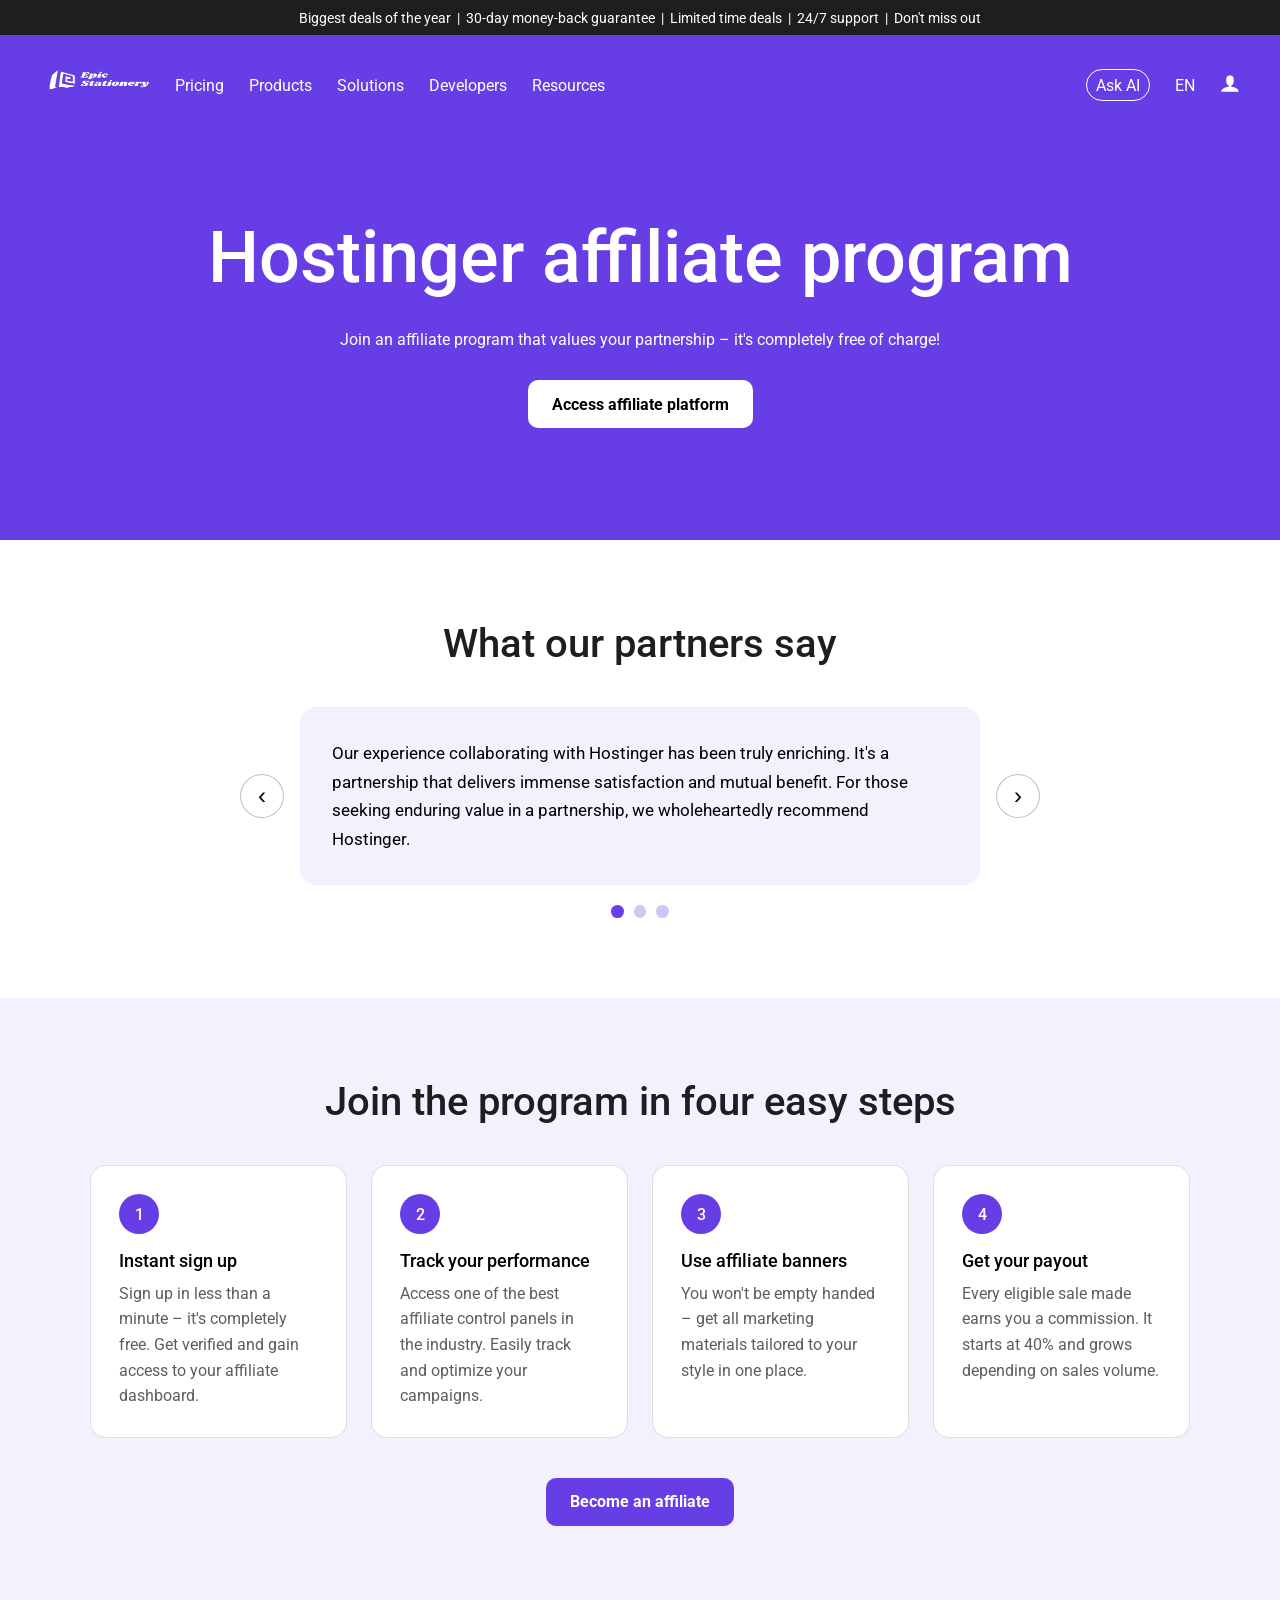
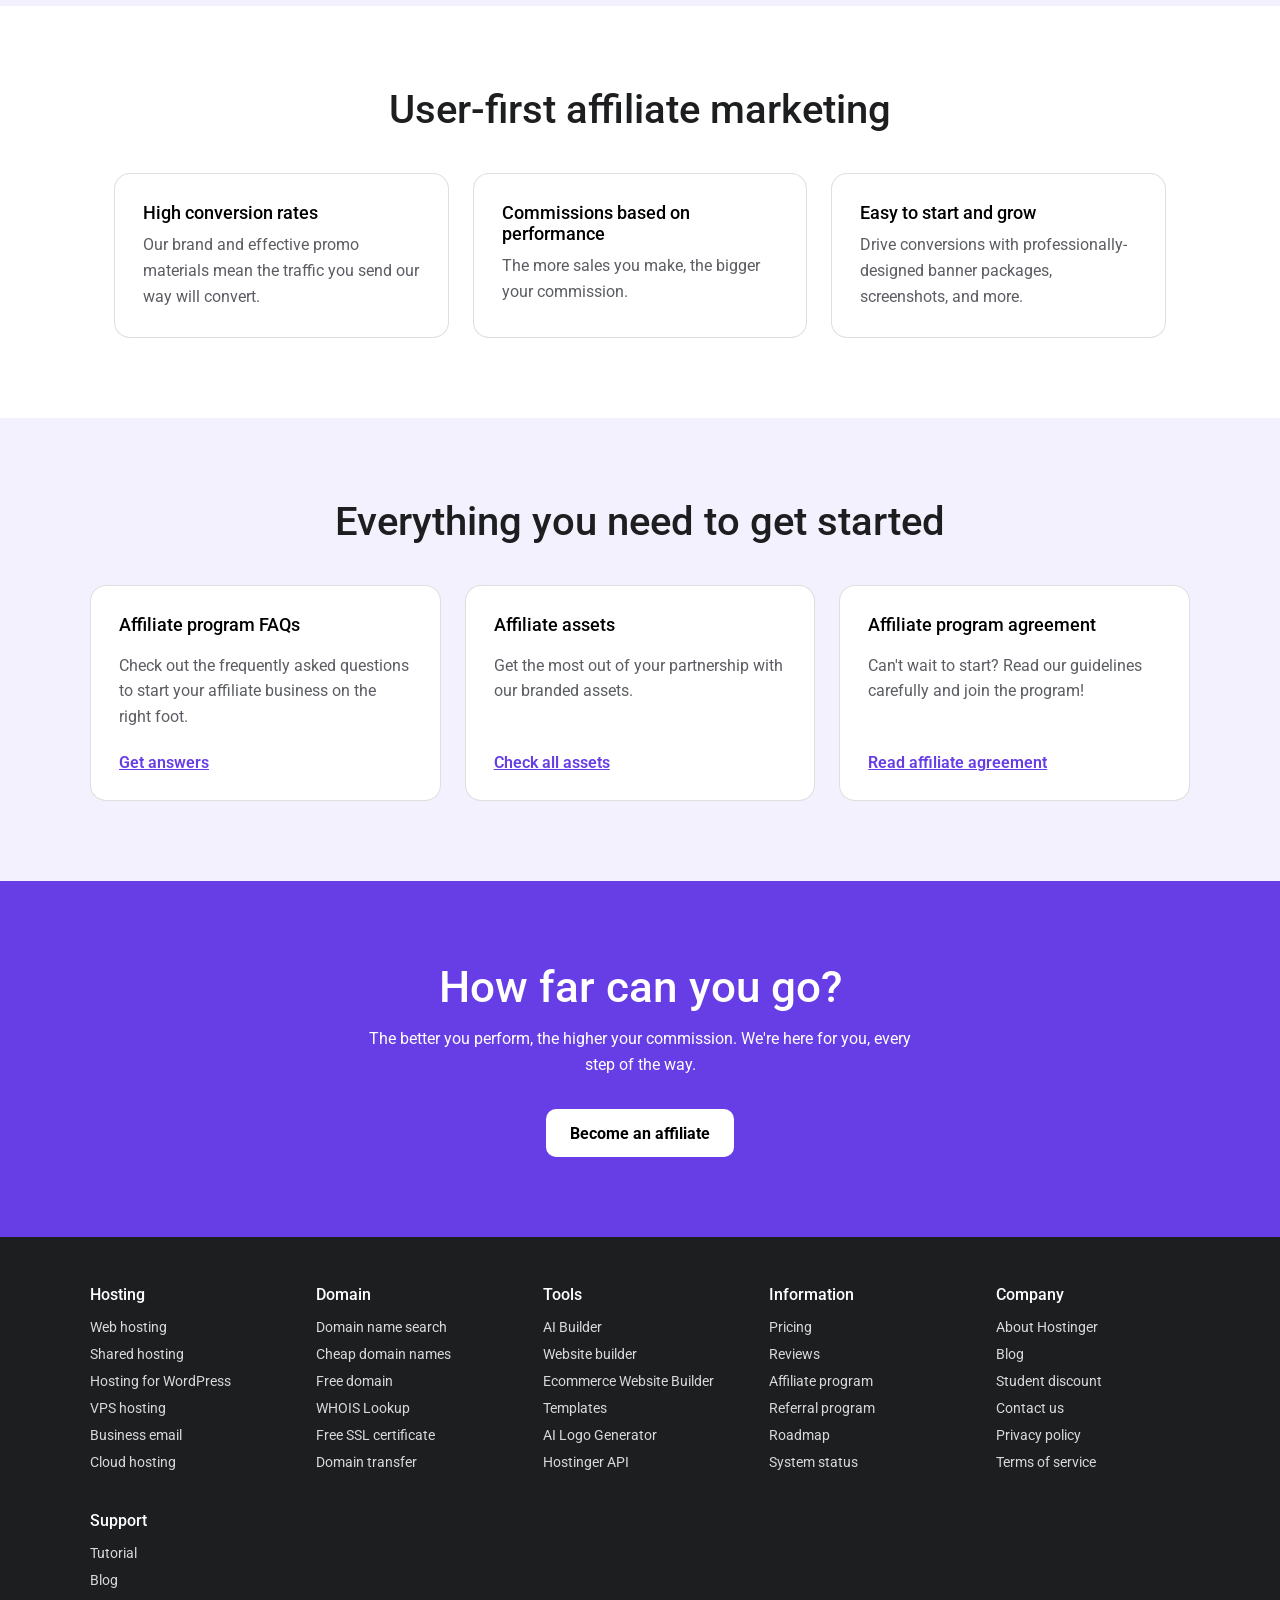
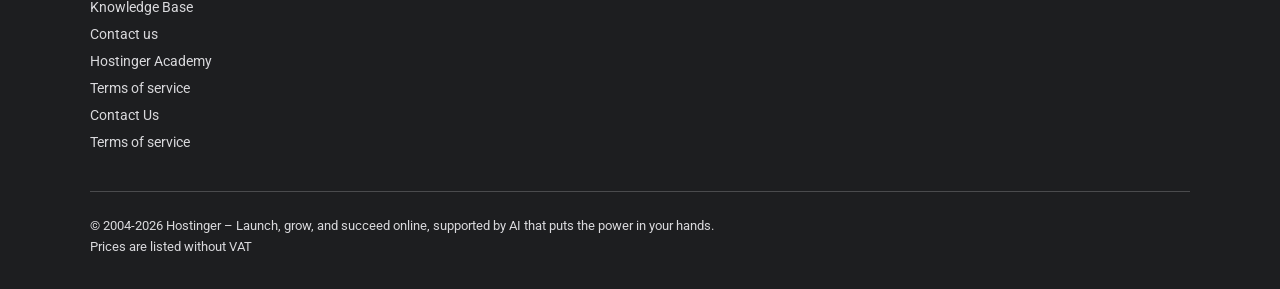
<file: affiliate.html>
<!doctype html>
<html lang="en">
  <head>
    <title>Affiliate Program | Replication Of Hostinger</title>
    <meta charset="UTF-8" />
    <meta name="viewport" content="width=device-width, initial-scale=1.0" />
    <meta name="description" content="Join an affiliate program that values your partnership. It is completely free of charge." />
    <link rel="stylesheet" href="/style.css" />
    <link rel="stylesheet" href="/affiliate.css" />
    <link rel="icon" href="Public/Images/favicon-logo.png" />
    <link rel="preconnect" href="https://fonts.googleapis.com" />
    <link rel="preconnect" href="https://fonts.gstatic.com" crossorigin />
    <link href="https://fonts.googleapis.com/css2?family=Roboto:ital,wght@0,100..900;1,100..900&display=swap" rel="stylesheet" />
  </head>

  <body>
    <!-- Promo banner -->
    <div class="aff-promo">
      <p>Biggest deals of the year &nbsp;|&nbsp; 30-day money-back guarantee &nbsp;|&nbsp; Limited time deals &nbsp;|&nbsp; 24/7 support &nbsp;|&nbsp; Don't miss out</p>
    </div>

    <!-- Header: same markup as index.html -->
    <header class="header">
      <div class="header-section-1">
        <img id="logoBlack" class="logo hidden" src="/Public/Images/Epic_logo_black.png" alt="Epic Logo Black" />
        <img id="logoWhite" class="logo" src="/Public/Images/Epic-logo-white.png" alt="Epic Logo White" />
        <nav class="header-nav sticky-text" aria-label="Main">
          <a href="https://www.hostinger.com/ng/pricing">Pricing</a>
          <a href="/products">Products</a>
          <a href="/solutions">Solutions</a>
          <a href="/developer">Developers</a>
          <a href="/resources">Resources</a>
        </nav>
      </div>
      <div class="header-section-2">
        <a class="Askai-btn" href="/ask-ai">Ask AI</a>
        <a class="lang" href="">EN</a>
        <a class="profile" href="/user-profile">
          <svg class="icon icon-user" aria-label="Profile" role="img"><use xlink:href="Public/symbol-defs.svg#icon-user"></use></svg>
        </a>
        <div class="menu"><svg class="icon icon-menu"><use xlink:href="Public/menu.svg"></use></svg></div>
      </div>
    </header>

    <main>
      <!-- Hero -->
      <section class="section-1 aff-hero" aria-labelledby="aff-title">
        <div class="section-1-content">
          <h1 id="aff-title" class="section-1-h2">Hostinger affiliate program</h1>
          <p class="section-1-contentp1">
            Join an affiliate program that values your partnership – it's completely free of charge!
          </p>
          <a class="aff-btn" href="#steps">Access affiliate platform</a>
        </div>
      </section>

      <!-- Testimonials -->
      <section class="aff-section" aria-labelledby="partners-title">
        <h2 id="partners-title" class="aff-title">What our partners say</h2>
        <div class="aff-slider" aria-roledescription="carousel" aria-label="Partner testimonials">
          <button class="aff-arrow" id="prevBtn" aria-label="Previous testimonial">&#8249;</button>
          <div class="aff-slides" aria-live="polite">
            <blockquote class="aff-slide">
              <p>Our experience collaborating with Hostinger has been truly enriching. It's a partnership that delivers immense satisfaction and mutual benefit. For those seeking enduring value in a partnership, we wholeheartedly recommend Hostinger.</p>
            </blockquote>
            <blockquote class="aff-slide" hidden>
              <p>Our partnership with Hostinger has been exceptional. They are not only reliable and professional but also incredibly warm and supportive. The commitment they show to delivering high-quality results in a timely manner is unmatched. Working with them has been an absolute pleasure.</p>
            </blockquote>
            <blockquote class="aff-slide" hidden>
              <p>Great conversion rates, timely payments and excellent support. This partnership has greatly contributed to our revenue generation.</p>
            </blockquote>
          </div>
          <button class="aff-arrow" id="nextBtn" aria-label="Next testimonial">&#8250;</button>
        </div>
        <div class="aff-dots" id="dots" role="group" aria-label="Choose testimonial"></div>
      </section>

      <!-- Four steps -->
      <section class="aff-section aff-soft" id="steps" aria-labelledby="steps-title">
        <h2 id="steps-title" class="aff-title">Join the program in four easy steps</h2>
        <ol class="aff-steps">
          <li class="aff-card">
            <span class="aff-step-num" aria-hidden="true">1</span>
            <h3>Instant sign up</h3>
            <p>Sign up in less than a minute – it's completely free. Get verified and gain access to your affiliate dashboard.</p>
          </li>
          <li class="aff-card">
            <span class="aff-step-num" aria-hidden="true">2</span>
            <h3>Track your performance</h3>
            <p>Access one of the best affiliate control panels in the industry. Easily track and optimize your campaigns.</p>
          </li>
          <li class="aff-card">
            <span class="aff-step-num" aria-hidden="true">3</span>
            <h3>Use affiliate banners</h3>
            <p>You won't be empty handed – get all marketing materials tailored to your style in one place.</p>
          </li>
          <li class="aff-card">
            <span class="aff-step-num" aria-hidden="true">4</span>
            <h3>Get your payout</h3>
            <p>Every eligible sale made earns you a commission. It starts at 40% and grows depending on sales volume.</p>
          </li>
        </ol>
        <p class="aff-center"><a class="aff-btn" href="#cta">Become an affiliate</a></p>
      </section>

      <!-- User-first marketing -->
      <section class="aff-section" aria-labelledby="userfirst-title">
        <h2 id="userfirst-title" class="aff-title">User-first affiliate marketing</h2>
        <div class="aff-grid3">
          <article class="aff-card">
            <h3>High conversion rates</h3>
            <p>Our brand and effective promo materials mean the traffic you send our way will convert.</p>
          </article>
          <article class="aff-card">
            <h3>Commissions based on performance</h3>
            <p>The more sales you make, the bigger your commission.</p>
          </article>
          <article class="aff-card">
            <h3>Easy to start and grow</h3>
            <p>Drive conversions with professionally-designed banner packages, screenshots, and more.</p>
          </article>
        </div>
      </section>

      <!-- FAQs, assets, agreement -->
      <section class="aff-section aff-soft" aria-labelledby="resources-title">
        <h2 id="resources-title" class="aff-title">Everything you need to get started</h2>
        <div class="aff-grid3">
          <article class="aff-card aff-link-card">
            <h3>Affiliate program FAQs</h3>
            <p>Check out the frequently asked questions to start your affiliate business on the right foot.</p>
            <a class="aff-link" href="#">Get answers</a>
          </article>
          <article class="aff-card aff-link-card">
            <h3>Affiliate assets</h3>
            <p>Get the most out of your partnership with our branded assets.</p>
            <a class="aff-link" href="#">Check all assets</a>
          </article>
          <article class="aff-card aff-link-card">
            <h3>Affiliate program agreement</h3>
            <p>Can't wait to start? Read our guidelines carefully and join the program!</p>
            <a class="aff-link" href="#">Read affiliate agreement</a>
          </article>
        </div>
      </section>

      <!-- Final CTA -->
      <section class="aff-join" id="cta" aria-labelledby="cta-title">
        <h2 id="cta-title">How far can you go?</h2>
        <p>The better you perform, the higher your commission. We're here for you, every step of the way.</p>
        <a class="aff-btn aff-btn-white" href="#">Become an affiliate</a>
      </section>
    </main>

    <footer class="aff-footer">
      <div class="aff-footer-cols">
        <nav aria-label="Hosting">
          <h3>Hosting</h3>
          <ul>
            <li><a href="#">Web hosting</a></li><li><a href="#">Shared hosting</a></li>
            <li><a href="#">Hosting for WordPress</a></li><li><a href="#">VPS hosting</a></li>
            <li><a href="#">Business email</a></li><li><a href="#">Cloud hosting</a></li>
          </ul>
        </nav>
        <nav aria-label="Domain">
          <h3>Domain</h3>
          <ul>
            <li><a href="#">Domain name search</a></li><li><a href="#">Cheap domain names</a></li>
            <li><a href="#">Free domain</a></li><li><a href="#">WHOIS Lookup</a></li>
            <li><a href="#">Free SSL certificate</a></li><li><a href="#">Domain transfer</a></li>
          </ul>
        </nav>
        <nav aria-label="Tools">
          <h3>Tools</h3>
          <ul>
            <li><a href="#">AI Builder</a></li><li><a href="#">Website builder</a></li>
            <li><a href="#">Ecommerce Website Builder</a></li><li><a href="#">Templates</a></li>
            <li><a href="#">AI Logo Generator</a></li><li><a href="#">Hostinger API</a></li>
          </ul>
        </nav>
        <nav aria-label="Information">
          <h3>Information</h3>
          <ul>
            <li><a href="https://www.hostinger.com/ng/pricing">Pricing</a></li><li><a href="#">Reviews</a></li>
            <li><a href="#">Affiliate program</a></li><li><a href="#">Referral program</a></li>
            <li><a href="#">Roadmap</a></li><li><a href="#">System status</a></li>
          </ul>
        </nav>
        <nav aria-label="Company">
          <h3>Company</h3>
          <ul>
            <li><a href="#">About Hostinger</a></li><li><a href="#">Blog</a></li>
            <li><a href="#">Student discount</a></li><li><a href="#">Contact us</a></li>
            <li><a href="#">Privacy policy</a></li><li><a href="#">Terms of service</a></li>
          </ul>
        </nav>
        <nav aria-label="Support">
          <h3>Support</h3>
          <ul>
            <li><a href="#">Tutorial</a></li><li><a href="#">Blog</a></li>
            <li><a href="#">Knowledge Base</a></li><li><a href="#">Contact us</a></li>
            <li><a href="#">Hostinger Academy</a></li><li><a href="#">Terms of service</a></li>
            <li><a href="#">Contact Us</a></li><li><a href="#">Terms of service</a></li>
          </ul>
        </nav>
      </div>
      <p class="aff-copy">© 2004-2026 Hostinger – Launch, grow, and succeed online, supported by AI that puts the power in your hands.<br />Prices are listed without VAT</p>
    </footer>

    <script src="/affiliate.js"></script>
  </body>
</html>
</file>
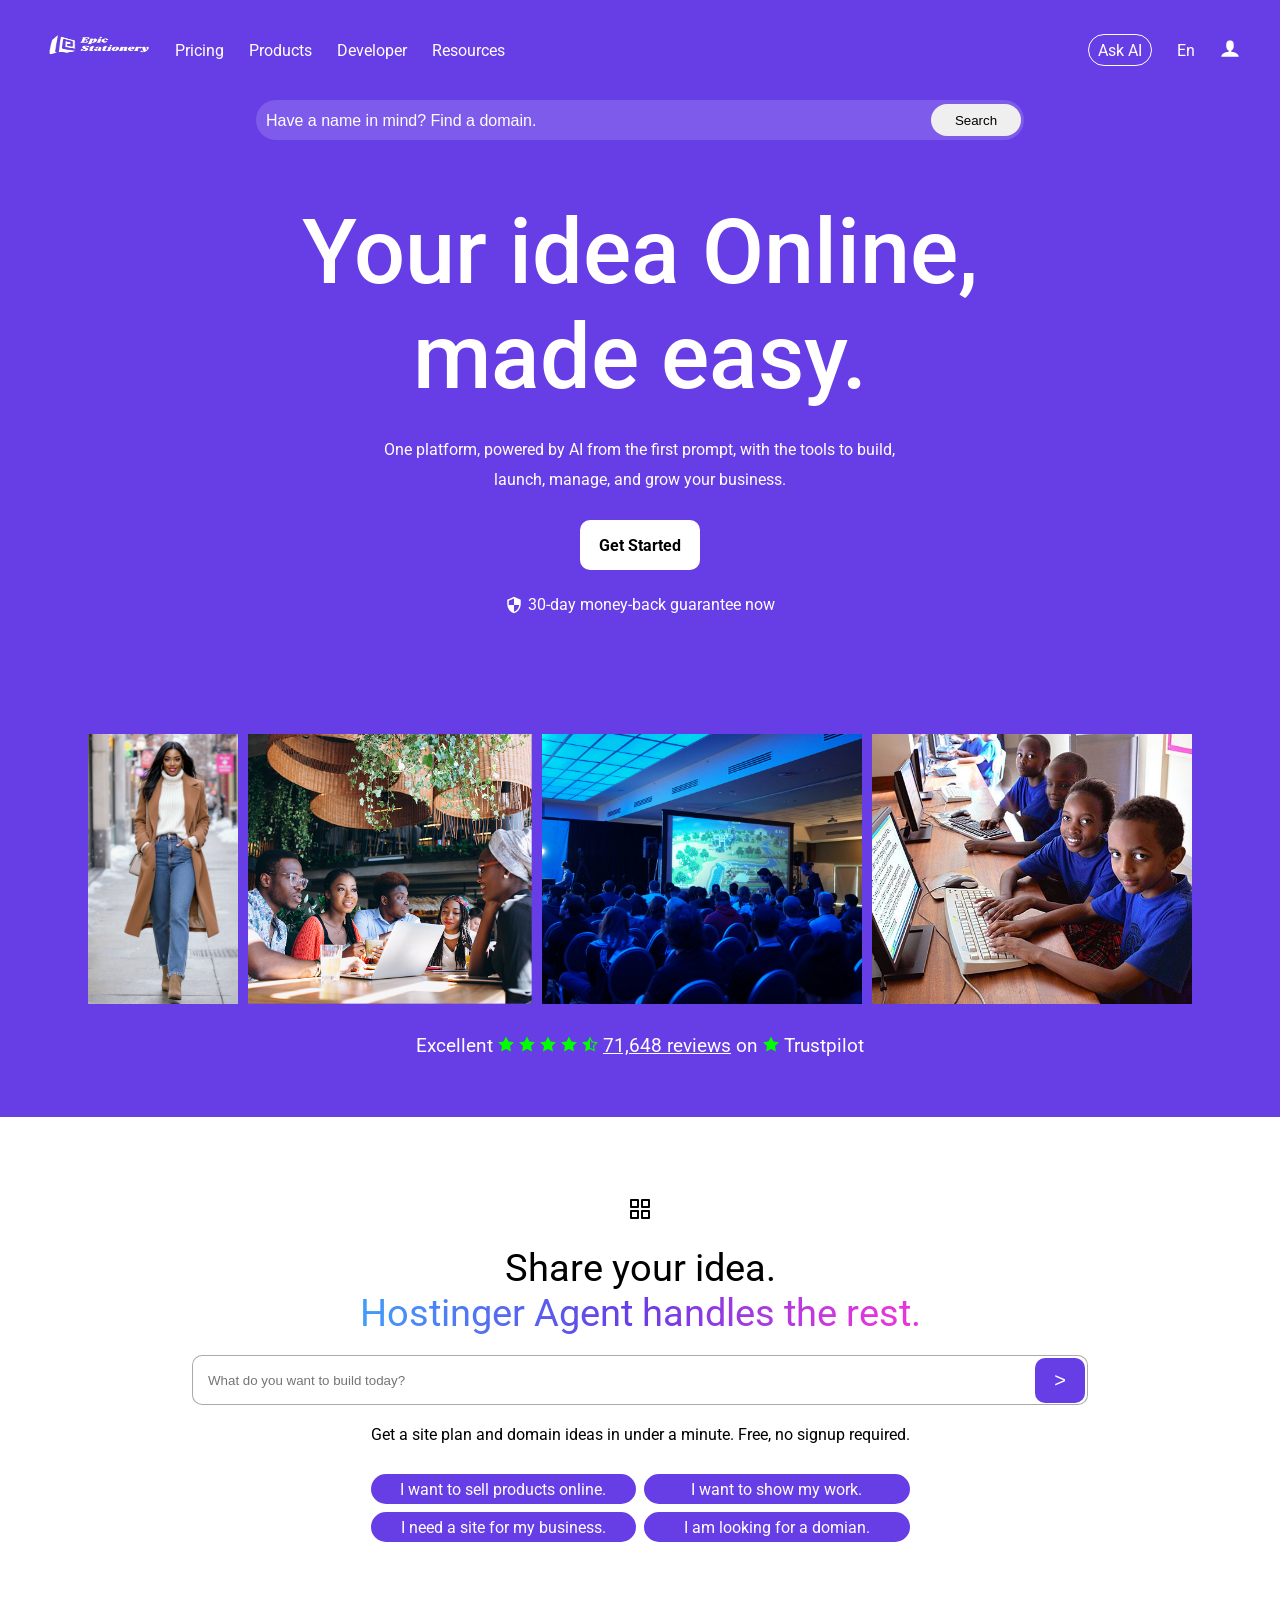
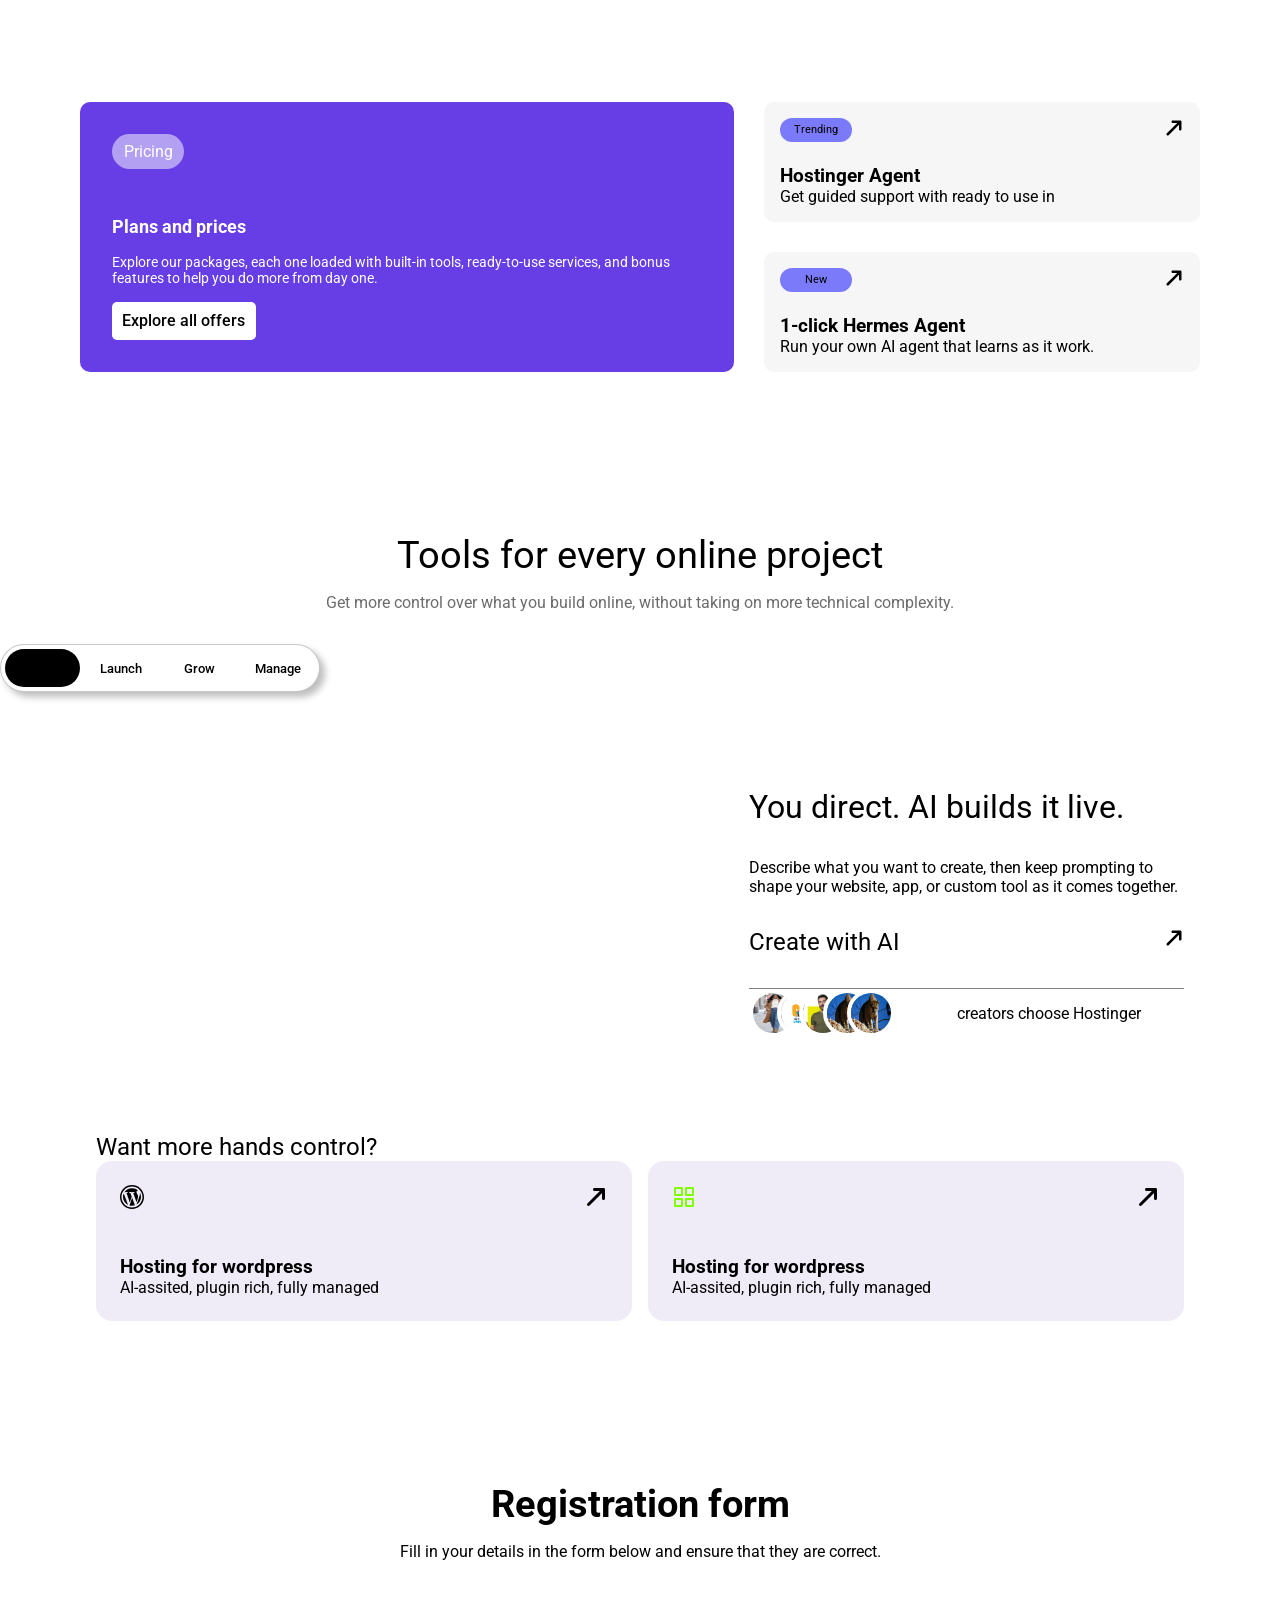
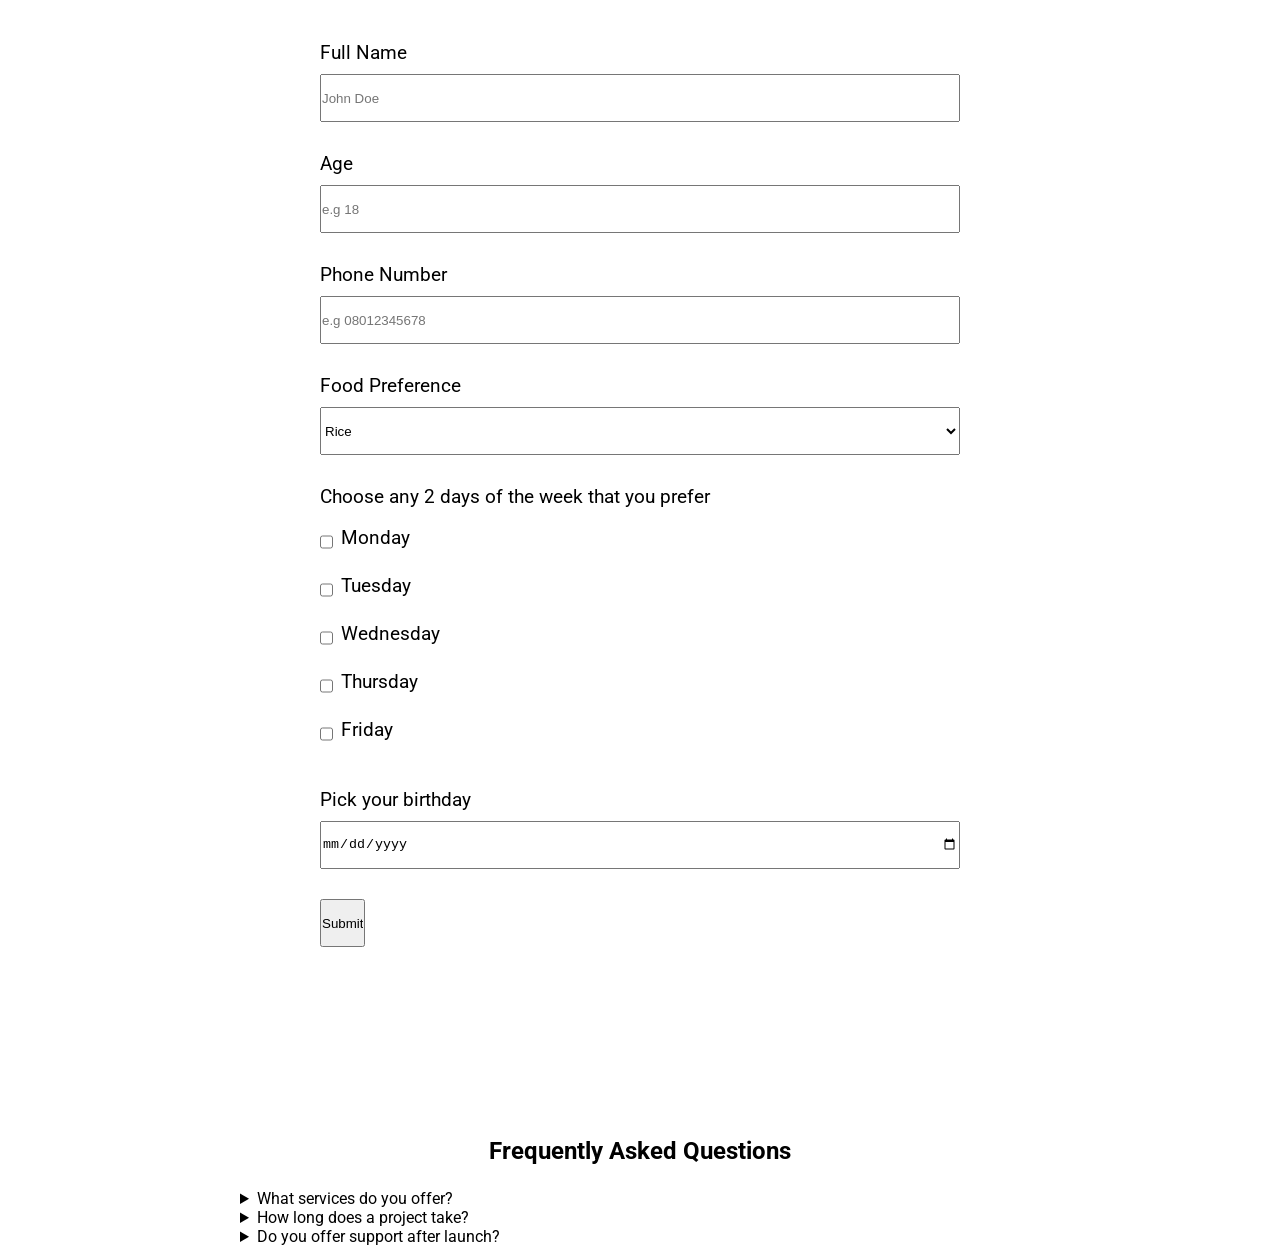
<file: index1.html>
<!doctype html>

<html>
  <head>
    <!-- Important tags to include in the head tag of your html -->
    <title>Replication Of Hostinger Homepage</title>
    <link rel="stylesheet" href="/style.css" />
    <meta name="viewport" content="width=device-width, initial-scale=1.0" />
    <meta charset="UTF-8" />
    <link rel="icon" href="Public/Images/favicon-logo.png" />

    <link rel="preconnect" href="https://fonts.googleapis.com" />
    <link rel="preconnect" href="https://fonts.gstatic.com" crossorigin />
    <link
      href="https://fonts.googleapis.com/css2?family=Roboto:ital,wght@0,100..900;1,100..900&display=swap"
      rel="stylesheet"
    />
    <link rel="preconnect" href="https://fonts.googleapis.com" />
    <link rel="preconnect" href="https://fonts.gstatic.com" crossorigin />
    <link
      href="https://fonts.googleapis.com/css2?family=Vampiro+One&display=swap"
      rel="stylesheet"
    />
  </head>

  <body>
    <!-- Header section -->
    <header class="header">
      <div class="header-section-1">
        <img
          id="logoBlack"
          class="logo hidden"
          src="/Public/Images/Epic_logo_black.png"
          alt="Epic Logo Black"
        />
        <img
          id="logoWhite"
          class="logo"
          src="/Public/Images/Epic-logo-white.png"
          alt="Epic Logo White"
        />
        <nav class="header-nav sticky-text">
          <a href="https://www.hostinger.com/ng/pricing">Pricing</a>
          <a href="/products">Products</a>
          <a href="/developer">Developer</a>
          <a href="/resources">Resources</a>
        </nav>
      </div>
      <div class="header-section-2">
        <a class="Askai-btn" href="/ask-ai">Ask AI</a>
        <a class="lang" href="">En</a>
        <a class="profile" href="/user-profile">
          <!-- <img src="" alt=""> -->
          <svg class="icon icon-user">
            <use xlink:href="Public/symbol-defs.svg#icon-user"></use>
          </svg>
        </a>
        <div class="menu">
          <svg class="icon icon-menu">
            <use xlink:href="Public/menu.svg"></use>
          </svg>
        </div>
      </div>
    </header>

    <!-- Main section -->
    <main>
      <!-- First section inside main tag -->
      <section class="section-1">
        <div class="section-1-search">
          <input
            name="Search"
            id=""
            placeholder="Have a name in mind? Find a domain."
          />
          <button class="section-1-searchbutton" type="submit">Search</button>
        </div>

        <div class="section-1-content">
          <h2 id="first-h2" class="section-1-h2">
            Your idea Online, <br />
            made easy.
          </h2>
          <p class="section-1-contentp1">
            One platform, powered by AI from the first prompt, with the tools to
            build, launch, manage, and grow your business.
          </p>
          <a class="section-1-ctabutton" href=""><b>Get Started</b></a>
          <p id="styled" class="section-1-contentp2">
            <svg class="icon icon-security">
              <use xlink:href="Public/symbol-defs.svg#icon-security"></use>
            </svg>
            30-day money-back guarantee now
          </p>
        </div>

        <div class="section-1-content2">
          <div class="section-1-images">
            <div class="hero-image1-container">
              <h4>Build</h4>
              <img
                class="hero-image1"
                src="Public/Images/15 Effortless Winter Style for Black Women.jpg"
                alt="Image 1"
              />
            </div>
            <div class="hero-image2-container">
              <h4>Lauch</h4>
              <img
                class="hero-image2"
                src="Public/Images/community.png"
                alt="Image 2"
              />
            </div>

            <div class="hero-image3-container">
              <h4>Grow</h4>
              <img
                class="hero-image3"
                src="Public/Images/stem-list-EVgsAbL51Rk-unsplash.jpg"
                alt="Image 3"
              />
            </div>

            <div class="hero-image4-container">
              <h4>Mange</h4>
              <img
                class="hero-image4"
                src="Public/Images/kps.jpg"
                alt="Image 4"
              />
            </div>
          </div>

          <div class="hero-review">
            <p>
              Excellent
              <span
                ><svg class="icon icon-star-full">
                  <use xlink:href="Public/symbol-defs.svg#icon-star-full"></use>
                </svg>
              </span>
              <span
                ><svg class="icon icon-star-full">
                  <use xlink:href="Public/symbol-defs.svg#icon-star-full"></use>
                </svg>
              </span>
              <span
                ><svg class="icon icon-star-full">
                  <use xlink:href="Public/symbol-defs.svg#icon-star-full"></use>
                </svg>
              </span>
              <span
                ><svg class="icon icon-star-full">
                  <use xlink:href="Public/symbol-defs.svg#icon-star-full"></use>
                </svg>
              </span>
              <span
                ><svg class="icon icon-star-half">
                  <use xlink:href="Public/symbol-defs.svg#icon-star-half"></use>
                </svg>
              </span>
              <a class="hero-review-text">71,648 reviews</a> on
              <span
                ><svg class="icon icon-star-full">
                  <use xlink:href="Public/symbol-defs.svg#icon-star-full"></use>
                </svg>
              </span>
              Trustpilot
            </p>
          </div>
        </div>
      </section>

      <!-- Second section inside main tag -->
      <section class="section-2">
        <div>
          <img src="/Public/Images/grid.png" alt="Grid Icon" />
        </div>

        <div>
          <h2 class="section-2-heading">
            Share your idea. <br />
            <span class="section-2-heading2"
              >Hostinger Agent handles the rest.</span
            >
          </h2>
          <!-- <h2>Hostinger Agent handles the rest.</h2> -->
        </div>

        <div class="section-2-input">
          <!-- <form action=""> -->
          <input
            name="Textarea"
            id="section-2-field"
            class="section-2-textarea"
            placeholder="What do you want to build today?"
          />
          <button class="section-2-button" type="submit">></button>
          <!-- </form> -->
        </div>

        <div class="section-2-text">
          <p class="section-2-text1">
            Get a site plan and domain ideas in under a minute. Free, no signup
            required.
          </p>
          <div class="section-2-subtext">
            <p class="subtext-1">I want to sell products online.</p>
            <p class="subtext-2">I want to show my work.</p>
            <p class="subtext-3">I need a site for my business.</p>
            <p class="subtext-4">I am looking for a domian.</p>
          </div>
        </div>
      </section>

      <!-- Third section inside main tag -->
      <section class="section-3-container">
        <div class="section-3-container1">
          <h4>Pricing</h4>
          <div class="section-3-container1subtext">
            <h3>Plans and prices</h3>
            <p>
              Explore our packages, each one loaded with built-in tools,
              ready-to-use services, and bonus features to help you do more from
              day one.
            </p>
            <a href="" class="section-3-button">Explore all offers</a>
          </div>
        </div>

        <div class="section-3-container2">
          <div class="section-3-container2heading">
            <h4>Trending</h4>
            <div>
              <svg class="icon icon-user">
                <use
                  xlink:href="Public/symbol-defs.svg#icon-arrow-up-right2"
                ></use>
              </svg>
            </div>
          </div>
          <div class="section-3-container2subheading">
            <h3>Hostinger Agent</h3>
            <p>Get guided support with ready to use in</p>
          </div>
        </div>

        <div class="section-3-container3">
          <div class="section-3-container2heading">
            <h4>New</h4>
            <div>
              <svg class="icon icon-user">
                <use
                  xlink:href="Public/symbol-defs.svg#icon-arrow-up-right2"
                ></use>
              </svg>
            </div>
          </div>
          <div class="section-3-container3subheading">
            <h3>1-click Hermes Agent</h3>
            <p>Run your own AI agent that learns as it work.</p>
            <!-- <img src="" alt=""> -->
          </div>
        </div>
      </section>

      <!-- Fourth section inside main tag -->
      <section class="section-4">
        <div class="section-4-heading">
          <h1>Tools for every online project</h1>
          <p>
            Get more control over what you build online, without taking on more
            technical complexity.
          </p>
        </div>

        <div class="section-4-nav">
          <a class="section-4-navactive" href=""> Build</a>
          <a href="">Launch</a>
          <a href="">Grow</a>
          <a href="">Manage</a>
        </div>

        <div class="section-4-build">
          <div class="section-4-buildvideo">
            <video
              src="Public/Videos/file_example_MP4_480_1_5MG.mp4"
              autoplay
              muted
              playinline
            ></video>
          </div>
          <div class="section-4-buildtext">
            <div class="section-4-buildtext1">
              <h3>You direct. AI builds it live.</h3>
              <p>
                Describe what you want to create, then keep prompting to shape
                your website, app, or custom tool as it comes together.
              </p>
            </div>
            <div class="section-4-buildtext2">
              <h4>Create with AI</h4>
              <svg class="icon icon-user">
                <use
                  xlink:href="Public/symbol-defs.svg#icon-arrow-up-right2"
                ></use>
              </svg>
            </div>
            <div class="section-4-buildtext3">
              <div class="section-4-buildimages">
                <img
                  class="section-4-buildimages1"
                  src="Public/Images/15 Effortless Winter Style for Black Women.jpg"
                  alt=""
                />
                <img
                  class="section-4-buildimages2"
                  src="Public/Images/AB Laundry Logo White BG.png"
                  alt=""
                />
                <img
                  class="section-4-buildimages3"
                  src="Public/Images/instructor-1x-v3.jpg"
                  alt=""
                />
                <img
                  class="section-4-buildimages4"
                  src="Public/Images/SetUp_Cougar.png"
                  alt=""
                />
                <img
                  class="section-4-buildimages5"
                  src="Public/Images/SetUp_Cougar.png"
                  alt=""
                />
              </div>

              <p>creators choose Hostinger</p>
            </div>
          </div>
        </div>

        <div class="section-4-grid">
          <div class="section-4-gridtitle">
            <h3>Want more hands control?</h3>
          </div>
          <div class="section-4-gridcontainer">
            <div class="section-4-gridcontainer1">
              <div class="section-4-gridcontainer11">
                <svg class="icon-section4 icon-wp">
                  <use xlink:href="Public/symbol-defs.svg#icon-wordpress"></use>
                </svg>
                <svg class="icon-section4 icon-arrowup">
                  <use
                    xlink:href="Public/symbol-defs.svg#icon-arrow-up-right2"
                  ></use>
                </svg>
              </div>
              <div class="section-4-gridcontainer12">
                <div>
                  <h3>Hosting for wordpress</h3>
                  <p class="bold-p">AI-assited, plugin rich, fully managed</p>
                </div>
              </div>
              <div class="section-4-gridcontainer1image">
                <img src="Public/Images/SetUp_Cougar.png" alt="cougar" />
              </div>
            </div>
            <div class="section-4-gridcontainer1">
              <div class="section-4-gridcontainer11">
                <svg class="icon-section4 icon-grid">
                  <use xlink:href="Public/symbol-defs.svg#icon-grid"></use>
                </svg>
                <svg class="icon-section4 icon-arrow-up-right2">
                  <use
                    xlink:href="Public/symbol-defs.svg#icon-arrow-up-right2"
                  ></use>
                </svg>

                <!-- <svg class="icon icon-cogs"><use xlink:href="#icon-cogs"></use></svg> -->
              </div>
              <div class="section-4-gridcontainer12">
                <div>
                  <h3>Hosting for wordpress</h3>
                  <p class="bold-p">AI-assited, plugin rich, fully managed</p>
                </div>
              </div>
              <div class="section-4-gridcontainer1image">
                <img src="Public/Images/SetUp_Cougar.png" alt="cougar" />
              </div>
            </div>
          </div>
        </div>
      </section>

      <!-- Fifth section inside main tag -->
      <section class="section-5">
        <div class="section-5_heading">
          <h2>Registration form</h2>
          <p class="bold-p">
            Fill in your details in the form below and ensure that they are
            correct.
          </p>
        </div>

        <div class="section-5_form form-field">
          <form action="/submit" method="POST">
            <!-- name -->
            <div class="section-5_formfield1 form-field">
              <label for="fullname">Full Name</label>
              <input
                type="text"
                id="fullname"
                name="fullname"
                placeholder="John Doe"
                required
              />
            </div>

            <!-- age -->
            <div class="section-5_formfield2 form-field">
              <label for="age">Age</label>
              <input
                type="number"
                id="age"
                name="age"
                placeholder="e.g 18"
                required
              />
            </div>

            <!-- phone number -->
            <div class="section-5_formfield3 form-field">
              <label for="number">Phone Number</label>
              <input
                type="number"
                id="number"
                name="number"
                placeholder="e.g 08012345678"
                required
              />
            </div>

            <!-- Food preference (Dropdown) -->
            <div class="section-5_formfield4 form-field">
              <label for="preference">Food Preference</label>
              <select
                name="preference"
                id="preference"
                placeholder="Food preference"
                required
              >
                <option value="Rice">Rice</option>
                <option value="Beans">Beans</option>
                <option value="Pasta">Pasta</option>
              </select>
            </div>

            <!-- Best day of the week -->
            <div class="section-5_formfield5 form-field">
              <label for="week"
                >Choose any 2 days of the week that you prefer</label
              >
              <div class="form-field_option">
                <input type="checkbox" id="monday" name="week" value="monday" />
                <label for="monday">Monday</label>
              </div>
              <div class="form-field_option">
                <input
                  type="checkbox"
                  id="tuesday"
                  name="week"
                  value="tuesday"
                />
                <label for="tuesday">Tuesday</label>
              </div>
              <div class="form-field_option">
                <input
                  type="checkbox"
                  id="wednesday"
                  name="week"
                  value="wednesday"
                />
                <label for="wednesday">Wednesday</label>
              </div>
              <div class="form-field_option">
                <input
                  type="checkbox"
                  id="thursday"
                  name="week"
                  value="thursday"
                />
                <label for="thursday">Thursday</label>
              </div>
              <div class="form-field_option">
                <input type="checkbox" id="friday" name="week" value="friday" />
                <label for="friday">Friday</label>
              </div>
            </div>

            <!-- date -->
            <div class="section-5_formfield6 form-field">
              <label for="date">Pick your birthday</label>
              <input type="date" id="date" name="date" required />
            </div>

            <!-- submit -->
            <div>
              <input type="submit" value="Submit" />
            </div>
          </form>
        </div>
      </section>

      <section class="faq" aria-labelledby="faq-heading">
        <h2 id="faq-heading">Frequently Asked Questions</h2>

        <details class="faq-item">
          <summary>What services do you offer?</summary>
          <div class="faq-content">
            <p>
              We provide web development, UI/UX design, branding, digital
              marketing, and business automation solutions.
            </p>
          </div>
        </details>

        <details class="faq-item">
          <summary>How long does a project take?</summary>
          <div class="faq-content">
            <p>
              Most projects are completed within 2–8 weeks depending on
              complexity and requirements.
            </p>
          </div>
        </details>

        <details class="faq-item">
          <summary>Do you offer support after launch?</summary>
          <div class="faq-content">
            <p>
              Yes. We provide ongoing maintenance, updates, and technical
              support packages.
            </p>
          </div>
        </details>
      </section>
    </main>

    <footer></footer>

    <script src="/script.js"></script>
  </body>
</html>
</file>
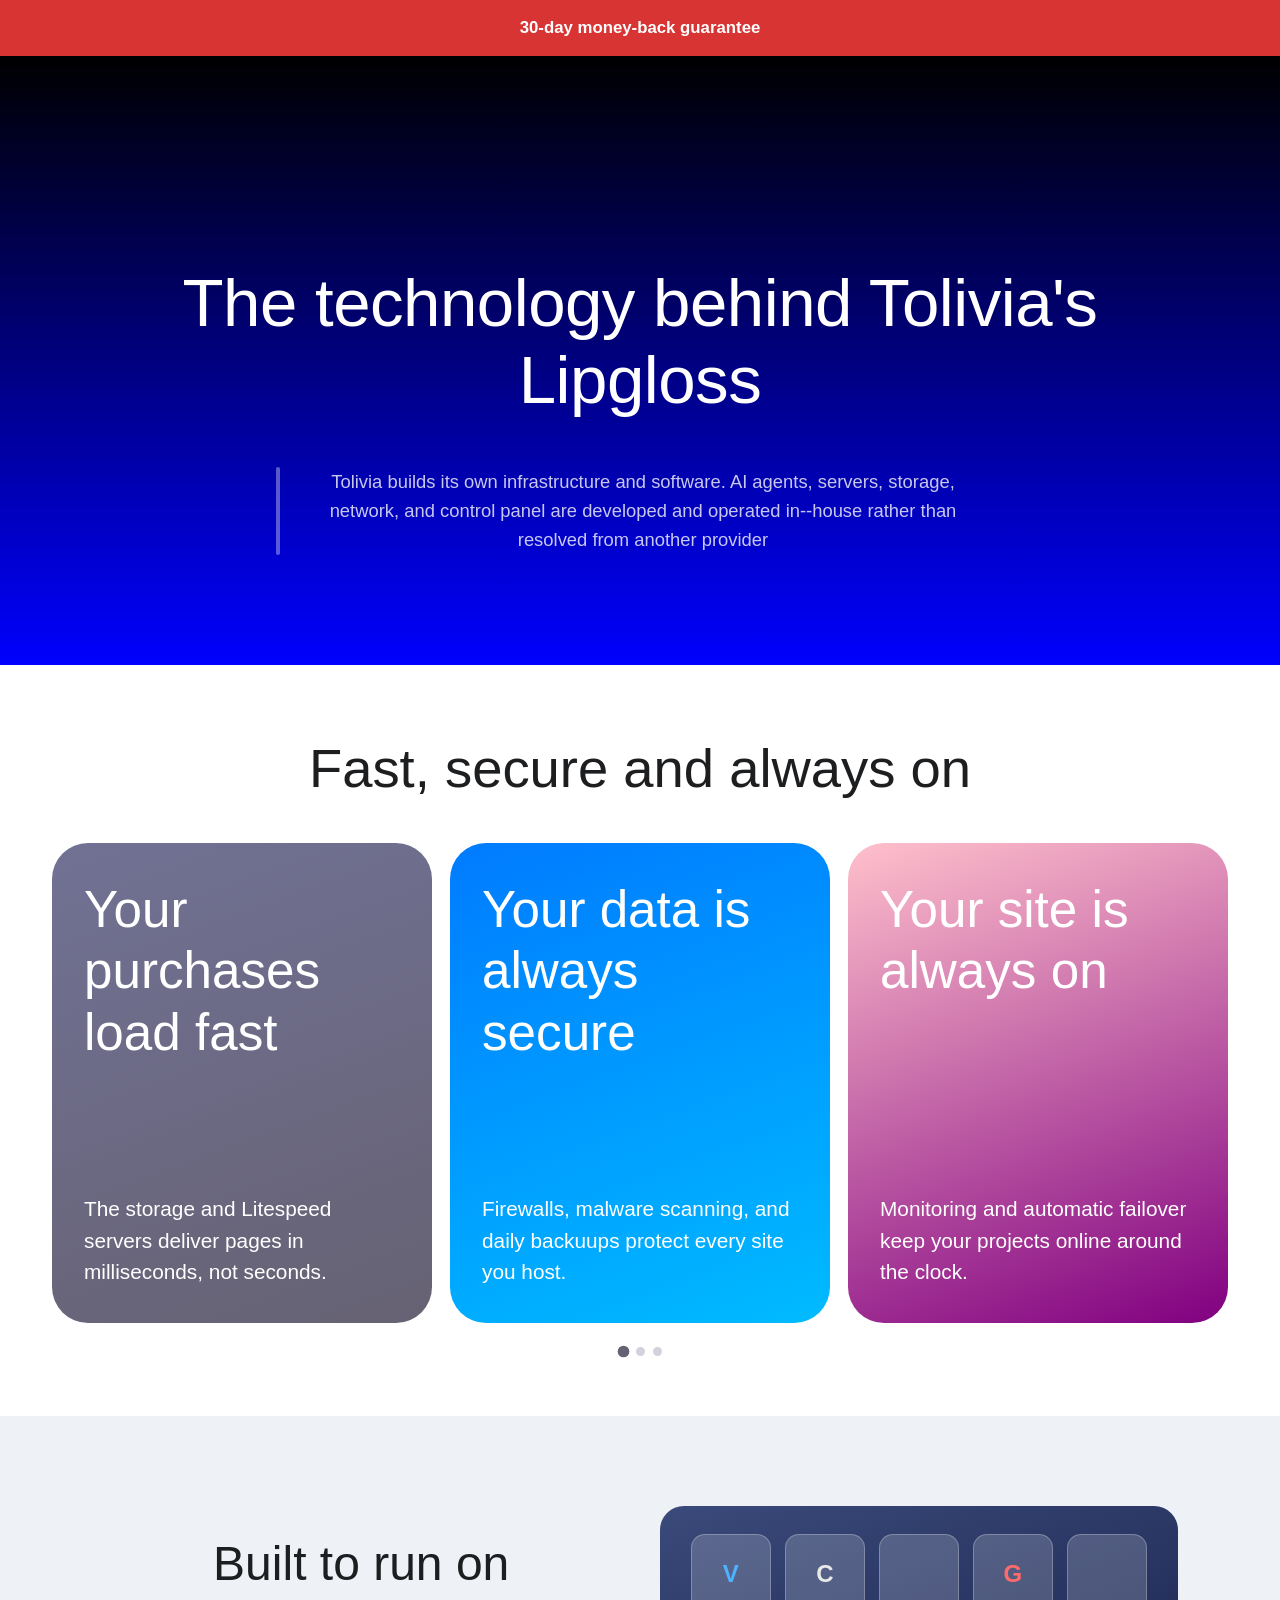
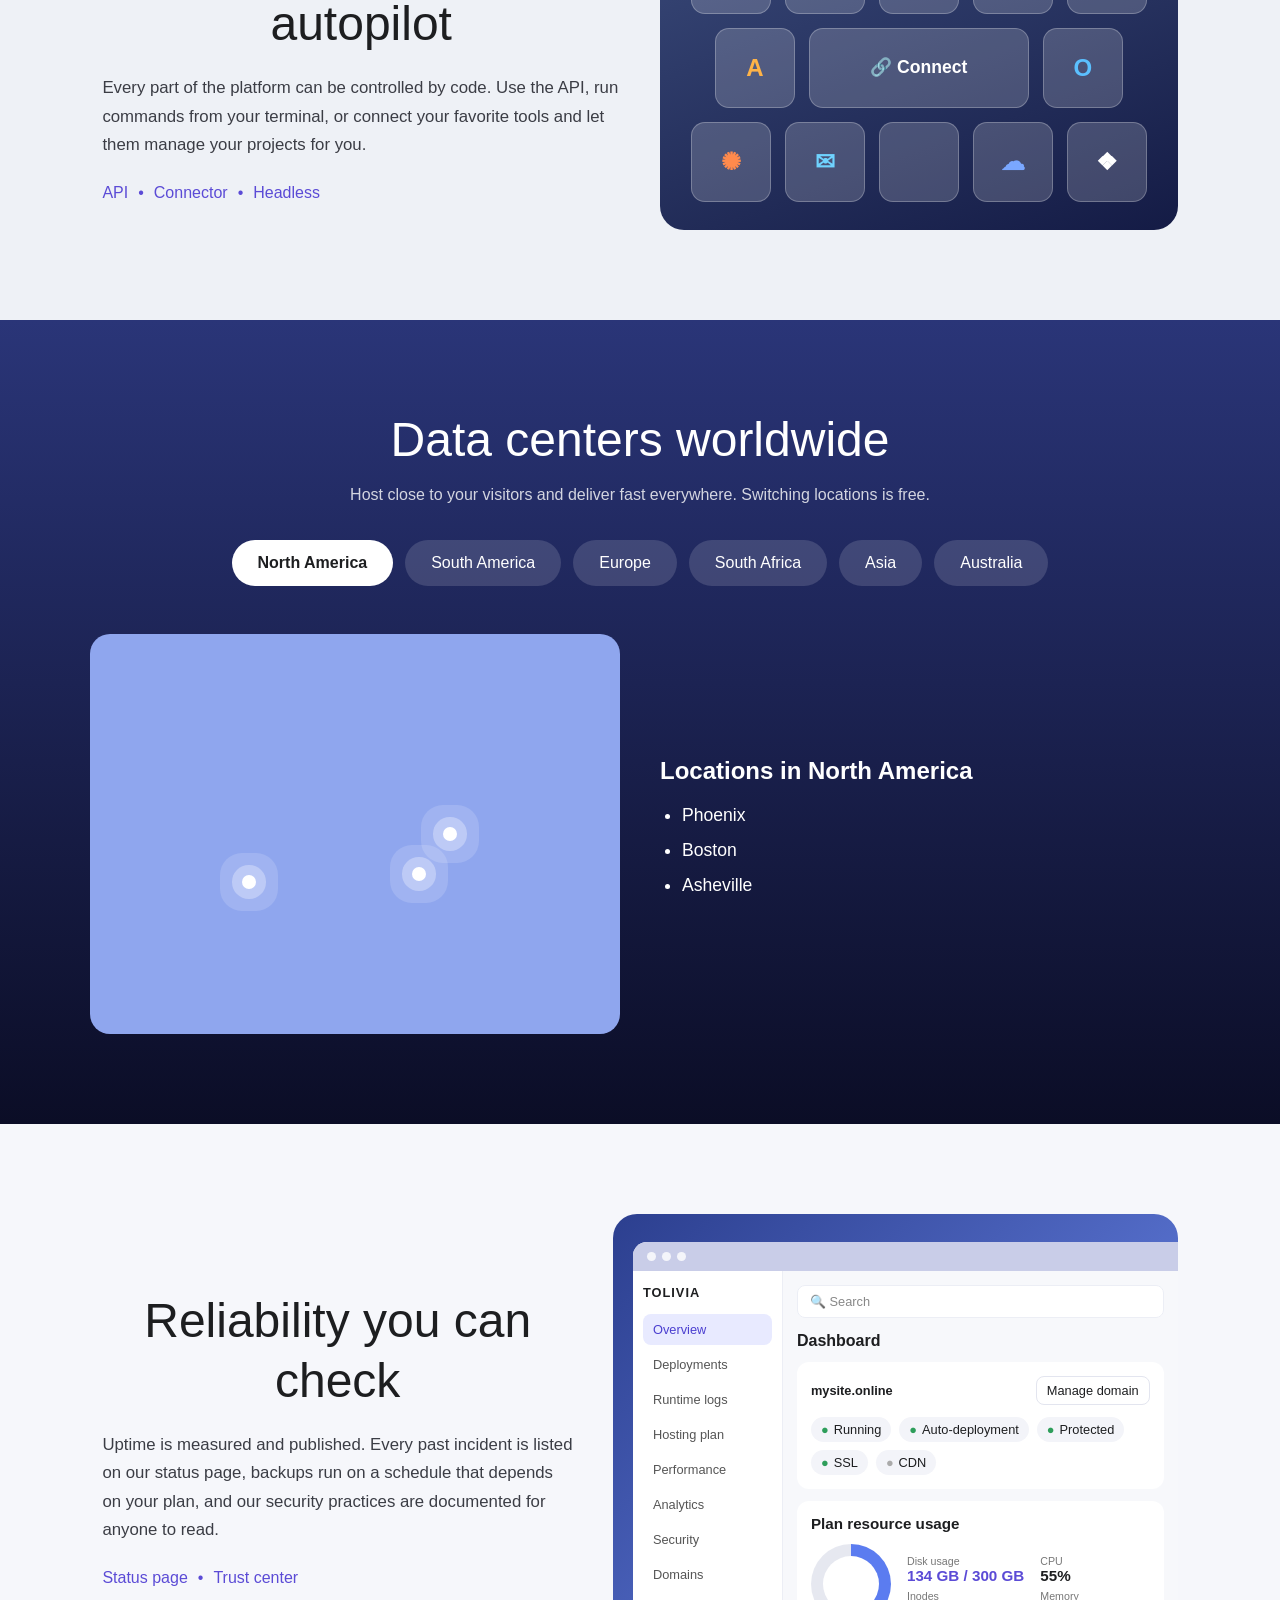
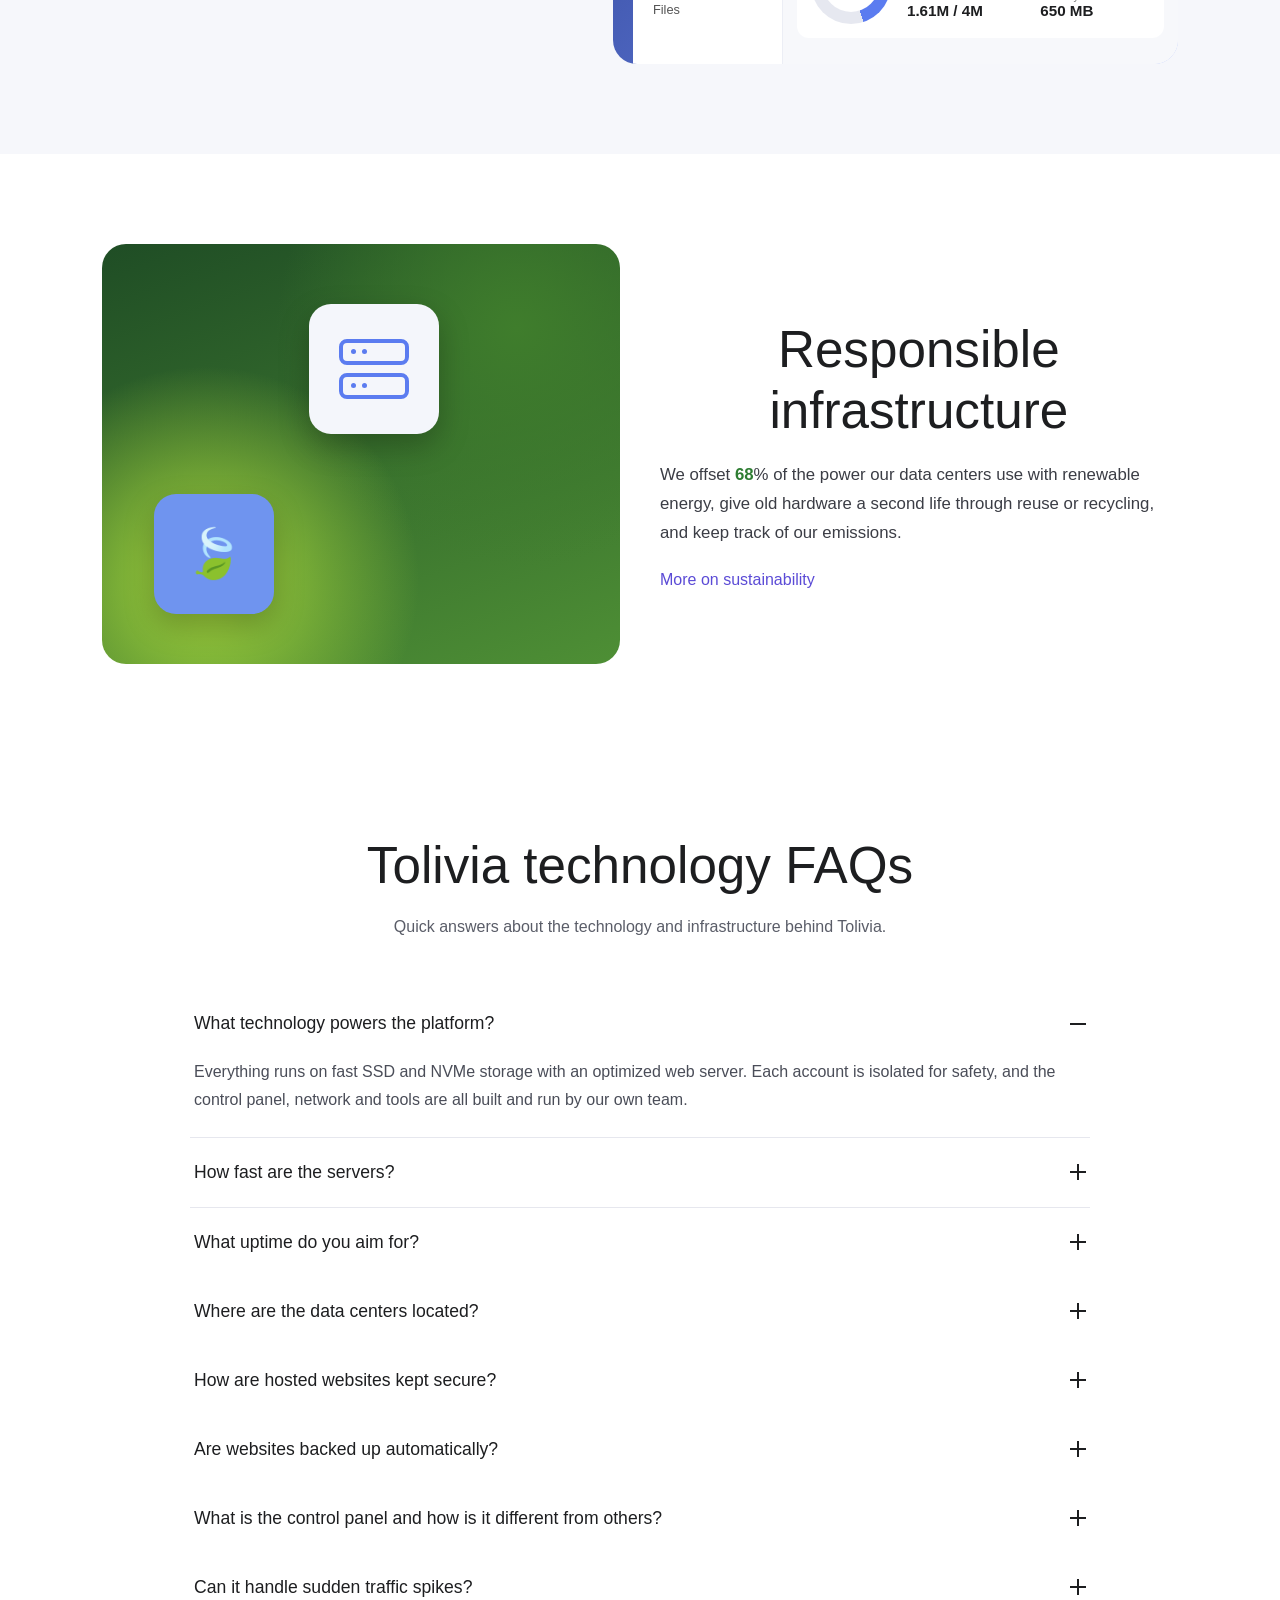
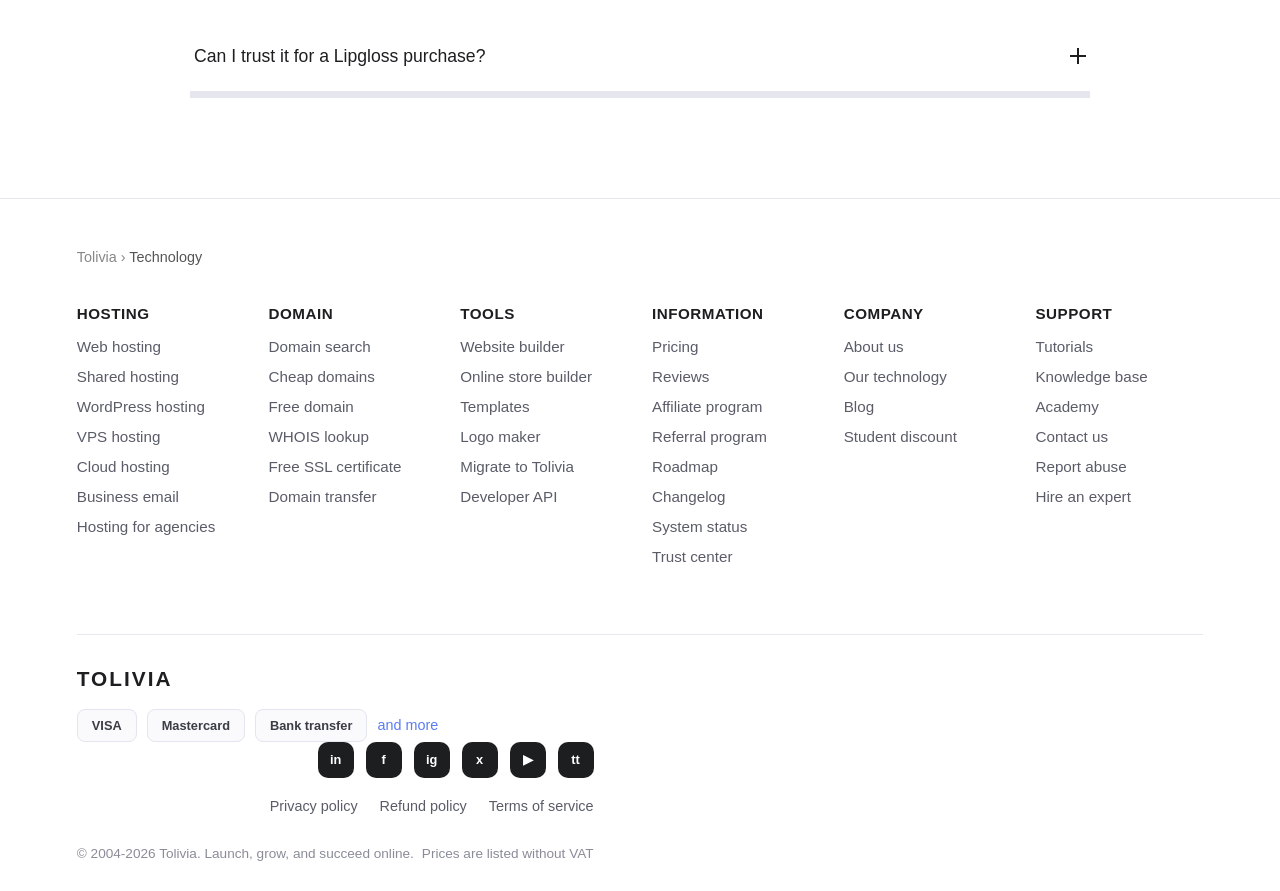
<file: Public/olivia.html>
<!DOCTYPE html>
<html lang="en">
<head>
    <meta charset="UTF-8">
    <meta name="viewport" content ="width=device-width, initial-scale=1.0">
    <title>The technology behind Tolivia's Lipgloss</title>
    <link rel="preconnect" href="https://fonts.googleapis.com">
    <link href="https://fonts.googleapis.com/css2?family=Roboto:wght@300;400;700&display=swap rel=stylesheet"> 
    <link rel="stylesheet" href="olivia.style.css">
</head>
<body>
    <div class="promo" aria-live="polite">
        <span class="promo-text" id="promoText">30-day money-back guarantee</span>
    </div>
<header class="hero">
    <a href="#" class="logo" aria-label="Home">
        <svg viewBox="0 0 40 44" width="40" height="44" fill="#fff" arai-hidden="true">

        </svg>
    </a>
    <h1>The technology behind Tolivia's Lipgloss</h1>
    <p class="hero-text">
        Tolivia builds its own infrastructure and software. AI agents, servers, storage, network, and control panel are developed and operated in--house rather than resolved from another provider
    </p>
</header>
<main class="features">
    <h2>Fast, secure and always on</h2>
    <div class="slider" id="slider">
        <article class="card card-purple">
            <h3>Your purchases load fast</h3>
            <p>The storage and Litespeed servers deliver pages in milliseconds, not seconds. </p>
        </article>
        <article class="card card-blue">
            <h3>Your data is always secure</h3>
            <p>Firewalls, malware scanning, and daily backuups protect every site you host.</p>
        </article>
        <article class="card card-pink">
            <h3>Your site is always on</h3>
            <p>Monitoring and automatic failover keep your projects online around the clock.</p>
        </article>
    </div>
    <div class="dots" id="dots" aria-hidden="true"></div>
    <section class="automation">
  <div class="automation-text">
    <h2>Built to run on autopilot</h2>
    <p>
      Every part of the platform can be controlled by code. Use the API,
      run commands from your terminal, or connect your favorite tools
      and let them manage your projects for you.
    </p>
    <div class="auto-links">
      <a href="#">API</a>
      <span>•</span>
      <a href="#">Connector</a>
      <span>•</span>
      <a href="#">Headless</a>
    </div>
  </div>

  <div class="tile-panel">
    <div class="tile-row">
      <div class="tile t1">V</div>
      <div class="tile t2">C</div>
      <div class="tile"></div>
      <div class="tile t3">G</div>
      <div class="tile"></div>
    </div>
    <div class="tile-row">
      <div class="tile t4">A</div>
      <button class="tile tile-connect" id="connectBtn">🔗 Connect</button>
      <div class="tile t5">O</div>
    </div>
    <div class="tile-row">
      <div class="tile t6">✺</div>
      <div class="tile t7">✉</div>
      <div class="tile"></div>
      <div class="tile t8">☁</div>
      <div class="tile t9">❖</div>
    </div>
  </div>
</section>
        <section class="datacenters">
  <h2>Data centers worldwide</h2>
  <p class="dc-sub">Host close to your visitors and deliver fast everywhere. Switching locations is free.</p>
  <div class="dc-tabs" id="dcTabs">
    <button class="dc-tab active" data-region="na">North America</button>
    <button class="dc-tab" data-region="sa">South America</button>
    <button class="dc-tab" data-region="eu">Europe</button>
    <button class="dc-tab" data-region="af">South Africa</button>
    <button class="dc-tab" data-region="as">Asia</button>
    <button class="dc-tab" data-region="au">Australia</button>
  </div>

  <div class="dc-content">
    <div class="dc-map" id="dcMap"></div>
    <div class="dc-info">
      <h3 id="dcTitle">Locations in Africa</h3>
      <ul id="dcList"></ul>
    </div>
  </div>
</section>
<section class="reliability">
  <div class="rel-text">
    <h2>Reliability you can check</h2>
    <p>
      Uptime is measured and published. Every past incident is listed on
      our status page, backups run on a schedule that depends on your plan,
      and our security practices are documented for anyone to read.
    </p>
    <div class="auto-links">
      <a href="#">Status page</a><span>•</span>
      <a href="#">Trust center</a>
    </div>
  </div>

  <div class="rel-visual">
    <div class="mock">
      <div class="mock-bar"><i></i><i></i><i></i></div>
      <div class="mock-body">
        <aside class="mock-side">
          <div class="mock-brand">TOLIVIA</div>
          <ul id="mockMenu">
            <li class="active">Overview</li>
            <li>Deployments</li>
            <li>Runtime logs</li>
            <li>Hosting plan</li>
            <li>Performance</li>
            <li>Analytics</li>
            <li>Security</li>
            <li>Domains</li>
            <li>Files</li>
          </ul>
        </aside>
        <div class="mock-main">
          <div class="mock-search">🔍 Search</div>
          <h4>Dashboard</h4>
          <div class="mock-card">
            <div class="site-row">
              <strong>mysite.online</strong>
              <span class="manage">Manage domain</span>
            </div>
            <div class="chips">
              <span class="chip ok">Running</span>
              <span class="chip ok">Auto-deployment</span>
              <span class="chip ok">Protected</span>
              <span class="chip ok">SSL</span>
              <span class="chip off">CDN</span>
            </div>
          </div>

          <div class="mock-card">
            <h5>Plan resource usage</h5>
            <div class="usage">
              <div class="ring"></div>
              <div class="stat">
                <small>Disk usage</small><b class="blue">134 GB / 300 GB</b>
                <small>Inodes</small><b>1.61M / 4M</b>
              </div>
              <div class="stat">
                <small>CPU</small><b id="cpuValue">55%</b>
                <small>Memory</small><b>650 MB</b>
              </div>
</section>
<section class="eco">
  <div class="eco-visual" id="ecoVisual">
    <div class="eco-tile eco-server">
      <div class="bar"><i></i><i></i></div>
      <div class="bar"><i></i><i></i></div>
    </div>
    <div class="eco-tile eco-leaf">🍃</div>
  </div>
  <div class="eco-text">
    <h2>Responsible infrastructure</h2>
    <p>
      We offset <strong id="ecoCount">0</strong>% of the power our data centers
      use with renewable energy, give old hardware a second life through
      reuse or recycling, and keep track of our emissions.
    </p>
    <a href="#" class="eco-link">More on sustainability</a>
  </div>
</section>
<section class="faq">
  <h2>Tolivia technology FAQs</h2>
  <p class="faq-sub">Quick answers about the technology and infrastructure behind Tolivia.</p>
  <div class="faq-list" id="faqList">
    <div class="faq-item open">
      <button class="faq-q" aria-expanded="true">
        What technology powers the platform?
        <span class="faq-icon"></span>
      </button>
      <div class="faq-a"><div><p>
        Everything runs on fast SSD and NVMe storage with an optimized web server.
        Each account is isolated for safety, and the control panel, network and
        tools are all built and run by our own team.
      </p></div></div>
    </div>
    <div class="faq-item">
      <button class="faq-q" aria-expanded="false">
        How fast are the servers?
        <span class="faq-icon"></span>
      </button>
      <div class="faq-a"><div><p>
        Pages are served from modern hardware with built-in caching, so most
        pages load in a fraction of a second.
      </p></div></div>
    </div>
    <div class="faq-item">
      <button class="faq-q" aria-expanded="false">
        What uptime do you aim for?
        <span class="faq-icon"></span>
      </button>
      <div class="faq-a"><div>
        <p>
        We measure uptime constantly and publish the results on our status page,
        including every past incident.
      </p>
    </div>
    <div class="faq-item">
      <button class="faq-q" aria-expanded="false">
        Where are the data centers located?
        <span class="faq-icon"></span>
      </button>
      <div class="faq-a"><div>
        <p>
        We have locations across Africa, North America, South America, Europe,
        Asia and Australia. You can pick the one closest to your visitors.
      </p>
    </div>
    <div class="faq-item">
      <button class="faq-q" aria-expanded="false">
        How are hosted websites kept secure?
        <span class="faq-icon"></span>
      </button>
      <div class="faq-a"><div><p>
        Firewalls, malware scanning, free SSL certificates and protected
        nameservers work together to keep every site safe.
      </p>
    </div>
    <div class="faq-item">
      <button class="faq-q" aria-expanded="false">
        Are websites backed up automatically?
        <span class="faq-icon"></span>
      </button>
      <div class="faq-a"><div>
        <p>
        Yes. Backups run daily or weekly depending on your plan, and you can
        restore a copy from the control panel.
      </p>
    </div>
    <div class="faq-item">
      <button class="faq-q" aria-expanded="false">
        What is the control panel and how is it different from others?
        <span class="faq-icon"></span>
      </button>
      <div class="faq-a"><div>
        <p>
        It is our own dashboard, designed to be simple for beginners while still
        giving advanced users full control over files, domains and settings.
      </p>
    </div>
    <div class="faq-item">
      <button class="faq-q" aria-expanded="false">
        Can it handle sudden traffic spikes?
        <span class="faq-icon"></span>
      </button>
      <div class="faq-a"><div>
        <p>
        Yes. Caching and resource isolation help your site stay fast when
        visitor numbers jump suddenly.
      </p>
    </div>
    <div class="faq-item">
      <button class="faq-q" aria-expanded="false">
        Can I trust it for a Lipgloss purchase?
        <span class="faq-icon"></span>
      </button>
      <div class="faq-a"><div>
        <p>
        Thousands of lipglosses are being purchased on the platform. Published uptime, daily
        backups and documented security practices are there to back that up.
      </p>
    </div>
</section>
</main>
<footer class="footer">
  <div class="crumbs"><a href="#">Tolivia</a> &rsaquo; <span>Technology</span></div>
  <div class="footer-cols">
    <div>
      <h4>Hosting</h4>
      <ul>
        <li><a href="#">Web hosting</a></li>
        <li><a href="#">Shared hosting</a></li>
        <li><a href="#">WordPress hosting</a></li>
        <li><a href="#">VPS hosting</a></li>
        <li><a href="#">Cloud hosting</a></li>
        <li><a href="#">Business email</a></li>
        <li><a href="#">Hosting for agencies</a></li>
      </ul>
    </div>
    <div>
      <h4>Domain</h4>
      <ul>
        <li><a href="#">Domain search</a></li>
        <li><a href="#">Cheap domains</a></li>
        <li><a href="#">Free domain</a></li>
        <li><a href="#">WHOIS lookup</a></li>
        <li><a href="#">Free SSL certificate</a></li>
        <li><a href="#">Domain transfer</a></li>
      </ul>
    </div>
    <div>
      <h4>Tools</h4>
      <ul>
        <li><a href="#">Website builder</a></li>
        <li><a href="#">Online store builder</a></li>
        <li><a href="#">Templates</a></li>
        <li><a href="#">Logo maker</a></li>
        <li><a href="#">Migrate to Tolivia</a></li>
        <li><a href="#">Developer API</a></li>
      </ul>
    </div>
    <div>
      <h4>Information</h4>
      <ul>
        <li><a href="#">Pricing</a></li>
        <li><a href="#">Reviews</a></li>
        <li><a href="#">Affiliate program</a></li>
        <li><a href="#">Referral program</a></li>
        <li><a href="#">Roadmap</a></li>
        <li><a href="#">Changelog</a></li>
        <li><a href="#">System status</a></li>
        <li><a href="#">Trust center</a></li>
      </ul>
    </div>
    <div>
      <h4>Company</h4>
      <ul>
        <li><a href="#">About us</a></li>
        <li><a href="#">Our technology</a></li>
        <li><a href="#">Blog</a></li>
        <li><a href="#">Student discount</a></li>
      </ul>
    </div>
    <div>
      <h4>Support</h4>
      <ul>
        <li><a href="#">Tutorials</a></li>
        <li><a href="#">Knowledge base</a></li>
        <li><a href="#">Academy</a></li>
        <li><a href="#">Contact us</a></li>
        <li><a href="#">Report abuse</a></li>
        <li><a href="#">Hire an expert</a></li>
      </ul>
    </div>
  </div>
  <div class="footer-bottom">
    <div class="fb-left">
      <a href="#" class="footer-brand">TOLIVIA</a>
      <div class="pay">
        <span class="pay-badge">VISA</span>
        <span class="pay-badge">Mastercard</span>
        <span class="pay-badge">Bank transfer</span>
        <span class="pay-more">and more</span>
      </div>
    <div class="fb-right">
      <div class="socials">
        <a href="#" aria-label="LinkedIn">in</a>
        <a href="#" aria-label="Facebook">f</a>
        <a href="#" aria-label="Instagram">ig</a>
        <a href="#" aria-label="X">x</a>
        <a href="#" aria-label="YouTube">▶</a>
        <a href="#" aria-label="TikTok">tt</a>
      </div>
      <div class="policies">
        <a href="#">Privacy policy</a>
        <a href="#">Refund policy</a>
        <a href="#">Terms of service</a>
      </div>
  <div class="copyright">
    <p>© 2004-<span id="year">2026</span> Tolivia. Launch, grow, and succeed online.</p>
    <p>Prices are listed without VAT</p>
  </div>
</footer>
<nav class="bottom-bar" aria-label="Page navigation">
        <div class="pill">
            <button id="backBtn" aria-label="Back">&#8249;</button>
            <button id="fwdBtn" aria-label="Forward">&#8250;</button>
            </div>
        <div class="pill url">
            <span class="tab-count">1</span>
            <span class="url-text">hostinger.com</span>
            <button  id="closeBtn" aria-label="Close">&times;</butto>
        </div>
        <div class="pill">
            <button aria-label="Menu" class="menu-btn">&#9776;</button>
        </div>
    </nav>
    <script src="tolivia.js"></script>
</body>
</html>
</file>
<file: style.css>
* {
  margin: 0px;
  padding: 0px;
  box-sizing: border-box;
  /* border: solid 1px red; */
}

html {
  font-family: "Roboto", sans-serif;
}

body {
  /* background-image: url(/Public/Images/stem-list-EVgsAbL51Rk-unsplash.jpg); */
  overflow-x: hidden;
}

.logo {
  height: 100px;
  width: 120px;
}

.hidden {
  display: none;
}

.icon-grid {
  fill: chartreuse;
}

.heading-joint {
  text-decoration: underline;
  text-transform: uppercase;
}

.header {
  position: sticky;
  top: 0;
  display: flex;
  flex-direction: row;
  justify-content: space-between;
  align-items: center;
  /* gap: 18px; */
  flex-wrap: wrap;
  padding: 0px 40px 0px 40px;
  /* padding-left: 20px;
  padding-right: 20px; */
  background-color: #673de6;
  height: 100px;
  z-index: 1000;
}

.sticky {
  position: sticky;
  top: 0;
}

.header-section-1 {
  display: flex;
  align-items: center;
  gap: 15px;
}

.header-nav {
  display: flex;
  gap: 25px;
  /* align-items: center;
  justify-content: space-between; */
}

.header-nav a,
.header-section-2 a {
  text-decoration: none;
  color: white;
}

.header-section-2 {
  display: flex;
  gap: 25px;
  align-items: center;
}

.icon-user {
  fill: white;
  width: 20px;
  height: 20px;
}

/* -------------------------------------Section 1--------------------------------- */

.section-1 {
  display: flex;
  flex-direction: column;
  align-items: center;
  background-color: #673de6;
  gap: 60px;

  position: relative;
}

.section-1-search {
  width: 60%;
  height: 40px;
  position: relative;
}

.section-1-search input {
  width: 100%;
  height: 100%;
  background-color: rgba(255, 255, 255, 0.153);
  color: white;
  padding: 2px 0px 0px 10px;
  font-size: clamp(0.8rem, 3vw, 1rem);
  outline: none;
  border: none;
  border-radius: 2rem;
}

.section-1-search input::placeholder {
  color: white;
}

.section-1-searchbutton {
  width: 90px;
  height: 32px;
  border: none;
  border-radius: 2rem;
  position: absolute;
  top: 4.1px;
  right: 3px;
  /* top: 0;
  left: 100; */
}

.section-1-content {
  display: flex;
  flex-direction: column;
  align-items: center;
  gap: 25px;
}

.section-1-h2 {
  display: block;
  font-size: clamp(2rem, 7vw, 7rem);
  font-weight: 500;
  color: white;
  text-align: center;
}

.section-1-contentp1 {
  text-align: center;
  color: white;
  font-size: clamp(0.05rem, 7vw, 1rem);
  line-height: 30px;
  width: 70%;
}

.section-1-ctabutton {
  width: 120px;
  height: 50px;
  background-color: white;
  color: black;
  text-decoration: none;
  display: flex;
  justify-content: center;
  align-items: center;
  border-radius: 10px;
}

.section-1-ctabutton:hover {
  transform: scale(1.1);
}

.section-1-contentp2 {
  color: white;
  display: flex;
  align-items: center;
  gap: 5px;
}

.icon-security {
  width: 18px;
  height: 18px;
  fill: white;
}

.section-1-content2 {
  display: flex;
  flex-direction: column;
  align-items: center;
  margin: 60px 0px 60px 0px;
  width: 100%;
}

.section-1-images {
  display: flex;
  gap: 10px;
  max-width: 100%;
  height: 300px;
  justify-content: center;
}

.hero-image1-container,
.hero-image2-container,
.hero-image3-container,
.hero-image4-container {
  height: 90%;
}

.hero-image1-container h4,
.hero-image2-container h4,
.hero-image3-container h4,
.hero-image4-container h4 {
  display: none;
}

.hero-image1-container,
.hero-image3-container,
.hero-image4-container {
  max-width: 25%;
}

.hero-image2-container {
  max-width: 50%;
}

.hero-image1,
.hero-image2,
.hero-image3,
.hero-image4 {
  object-fit: cover;
  max-width: 100%;
  height: 100%;
}

.Askai-btn {
  display: flex;
  border: white 1px solid;
  height: 2rem;
  width: 4rem;
  text-align: center;
  align-items: center;
  justify-content: center;
  border-radius: 2rem;
}

.Askai-btn:hover {
  border: green 1px solid;
}

.menu {
  display: none;
}

/* Header section Media Query */

@media (max-width: 768px) {
  .section-1-search {
    width: 90%;
  }
}

@media (max-width: 768px) {
  .header {
    padding: 0px 15px 0px 15px;
  }

  .header-nav,
  .lang,
  .profile {
    display: none;
  }

  .menu {
    display: block;
    width: 2rem;
    height: 2rem;
    fill: white;
  }

  .icon-menu {
    width: 1.5rem;
    height: 1.5rem;
  }

  .section-1-contentp1 {
    padding: 0rem 2rem 0rem 2rem;
    width: 80%;
  }
}

@media (max-width: 1024px) {
  .section-1-content2 {
    margin: 2rem 0rem 2rem 0rem;
  }

  .section-1-images {
    flex-direction: column;
    min-width: 70%;
    margin-bottom: 2rem;
  }

  .hero-image1-container h4,
  .hero-image2-container h4,
  .hero-image3-container h4,
  .hero-image4-container h4 {
    display: block;
    color: white;
  }

  .hero-image1-container,
  .hero-image2-container,
  .hero-image3-container,
  .hero-image4-container {
    height: 25%;
    max-width: 100%;
    background-color: rgba(255, 255, 255, 0.267);
    border-radius: 2rem;
    border: rgba(255, 255, 255, 0.673) 1px solid;
    display: flex;
    justify-content: flex-start;
    align-items: center;
    padding-left: 2rem;
  }

  .hero-image1,
  .hero-image2,
  .hero-image3,
  .hero-image4 {
    display: none;
  }
}

.hero-review {
  color: white;
  font-size: clamp(0.7rem, 3vw, 1.2rem);
}

.icon-star-full,
.icon-star-half {
  width: 1rem;
  height: 1rem;
  fill: #00ff00;
}

.icon-star-full:hover,
.icon-star-half:hover {
  fill: #067f06;
}

.hero-review-text {
  text-decoration: underline;
}

.hero-review-text:hover {
  text-decoration: none;
}

/* ----------------------------------Section 2 css------------------------------- */

.section-2 {
  display: flex;
  flex-direction: column;
  align-items: center;
  gap: 20px;
  padding-top: 5rem;
}

.section-2-heading {
  text-align: center;
  font-size: clamp(1rem, 3vw, 3rem);
  /* font-size: 48px; */
  font-weight: 400;
}

/* @media (max-width: 998px){
  .section-2-heading{
    font-size: 24px;
  }
} */

.section-2-heading2 {
  background: linear-gradient(
    -87.63deg,
    #e536db 6.95%,
    #673de6 51.17%,
    #3ab0ff 109.29%
  );
  -webkit-background-clip: text;
  background-clip: text;
  color: transparent;
}

.section-2-input {
  display: flex;
  min-width: 70%;
  height: 50px;
  position: relative;
}

.section-2-textarea {
  height: 50px;
  width: 100%;
  border-radius: 10px;
  border: solid 1px rgba(128, 128, 128, 0.67);
  padding-left: 15px;
}

.section-2-button {
  background-color: #673de6;
  width: 50px;
  height: 45px;
  color: white;
  font-size: 20px;
  border-radius: 10px;
  border: none;
  position: absolute;
  right: 3px;
  margin: 3px 0px 0px 0px;
}

.section-2-text1 {
  text-align: center;
  margin-bottom: 30px;
}

.section-2-subtext {
  display: grid;
  grid-template-columns: 1fr 1fr;
  grid-template-rows: 30px 30px;
  /* grid-template-areas: 
  "1fr 1fr"
  "1fr 1fr"; */
  gap: 8px;
  justify-content: space-around;
}

.subtext-1,
.subtext-2,
.subtext-3,
.subtext-4 {
  background-color: #673de6;
  width: 100%;
  text-align: center;
  display: flex;
  align-items: center;
  justify-content: center;
  border-radius: 2rem;
  color: white;
}

@media (max-width: 640px) {
  .section-2 {
    padding: 5rem 2rem 0rem 2rem;
  }

  .section-2-subtext {
    grid-template-columns: 1fr;
    grid-template-rows: repeat(4, 40px);
  }
}

/* .subtext-1 {
  grid-column: 1 / span 2;
}

.subtext-3 {
  grid-column: 2 / span 1;
  grid-row: 2 / span 2;
} */

/* ----------------------------------Section 3------------------------------- */

.section-3-container {
  display: grid;
  grid-template-columns: 1.5fr 1fr;
  grid-template-rows: repeat(2, 120px);
  margin: 160px 80px 160px 80px;
  gap: 30px;
  font-size: 16px;
}

.section-3-container1 {
  grid-column: 1 / span 1;
  grid-row: 1 / span 2;
  background-color: #673de6;
  border-radius: 10px;
  font-size: 16px;
  padding: 2rem 4rem 2rem 2rem;
  /* background-image: url("Public/Images/sharpen=0.avif"); */

  display: flex;
  flex-direction: column;
  justify-content: space-between;
}

.section-3-container1 h4 {
  color: white;
  background-color: rgba(255, 255, 255, 0.51);
  border-radius: 2rem;
  padding: 0.5rem;
  width: 4.5rem;
  display: flex;
  justify-content: center;
  font-weight: 400;
}

.section-3-container1subtext {
  height: 60%;
  display: flex;
  flex-direction: column;
  justify-content: space-between;
}

.section-3-container1subtext h3 {
  color: white;
  font-size: clamp(14px, 3vw, 18px);
}

.section-3-container1subtext p {
  color: white;
  font-size: clamp(8px, 3vw, 14px);
}

.section-3-container2,
.section-3-container3 {
  background-color: rgba(128, 128, 128, 0.075);
  border-radius: 10px;
  font-size: 16px;
  padding: 1em 1em 1em 1em;
  display: flex;
  flex-direction: column;
  justify-content: space-between;
}

.section-3-container2:hover,
.section-3-container3:hover {
  background-color: rgba(128, 128, 128, 0.207);
}

.section-3-container2heading,
.section-3-container2heading {
  display: flex;
  justify-content: space-between;
}

.section-3-container2heading h4,
.section-3-container3heading h4 {
  background-color: rgba(0, 0, 255, 0.501);
  padding: 0.3rem;
  border-radius: 2rem;
  width: 4.5rem;
  display: flex;
  justify-content: center;
  font-size: 0.7rem;
  font-weight: 400;
}

.section-3-container2heading svg {
  fill: black;
}

.section-3-button {
  text-decoration: none;
  background-color: white;
  border-radius: 5px;
  color: black;
  font-size: 16px;
  font-weight: 500;
  padding: 0.6rem;
  width: 9rem;
}

.section-3-button:hover {
  background-color: rgb(218, 217, 217);
}

@media (max-width: 1024px) {
  .section-3-container {
    grid-template-columns: 1fr;
    grid-template-rows: 160px 100px 100px;
  }
}

/*--------------------------- Section 4---------------------------------- */
.section-4-heading {
  text-align: center;
  padding: 0rem 2rem 0rem 2rem;
}

.section-4-heading h1 {
  font-size: clamp(2rem, 3vw, 2.5rem);
  font-weight: 400;
  margin-bottom: 1rem;
}

.section-4-heading p {
  color: rgba(0, 0, 0, 0.579);
}

.section-4-nav {
  display: flex;
  justify-content: space-evenly;
  margin-top: 2rem;
  width: 20rem;
  height: 3rem;
  justify-self: center;
  align-items: center;
  background-color: white;
  border-radius: 2rem;
  border: rgba(128, 128, 128, 0.436) 1px solid;
  box-shadow: 5px 5px 7px rgba(0, 0, 0, 0.258);
  padding: 4px;
  gap: 4px;
}

.section-4-nav a {
  text-decoration: none;
  color: black;
  border-radius: 2rem;
  width: 4.8rem;
  height: 100%;
  display: flex;
  align-items: center;
  justify-content: center;
  font-size: 0.8rem;
  font-weight: 500;
}

.section-4-nav a:hover {
  background-color: rgba(0, 0, 0, 0.2);
}

.section-4-navactive {
  background-color: black;
  color: white;
}

.section-4-navactive:hover {
  background-color: black;
}

.section-4-build {
  display: flex;
  margin: 6rem 6rem 6rem 6rem;
  justify-content: space-between;
  /* gap: 8rem; */
}

.section-4-buildvideo {
  min-width: 40%;
}

.section-4-buildvideo video {
  width: 100%;
  height: 100%;
  object-fit: cover;
}

.section-4-buildtext {
  display: flex;
  flex-direction: column;
  justify-content: space-evenly;
  width: 40%;
}

.section-4-buildtext1 {
  margin-bottom: 2rem;
}

.section-4-buildtext1 h3 {
  font-size: clamp(1.5rem, 3vw, 2rem);
  font-weight: 400;
  margin-bottom: 2rem;
}

.section-4-buildtext2 {
  display: flex;
  justify-content: space-between;
  border-bottom: gray 1px solid;
  padding-bottom: 2rem;
}

.section-4-buildtext2 h4 {
  font-size: clamp(1rem, 3vw, 1.5rem);
  font-weight: 400;
}

.section-4-buildtext2 svg {
  fill: black;
}

.section-4-buildtext3 {
  display: flex;
  align-items: center;
  font-size: clamp(0.7rem, 3vw, 1rem);
}

/* .section-4-buildtext3 p{
  padding-left: 3rem;
}  */

.section-4-buildimages {
  height: 3rem;
  position: relative;
  width: 13rem;
}

.section-4-buildimages img {
  height: 100%;
  width: 3rem;
  border-radius: 100%;
  border: white 4px solid;
}

.section-4-buildimages2,
.section-4-buildimages3,
.section-4-buildimages4,
.section-4-buildimages5 {
  position: absolute;
}

.section-4-buildimages2 {
  left: 28px;
}

.section-4-buildimages3 {
  left: 50px;
}

.section-4-buildimages4 {
  left: 74px;
}

.section-4-buildimages5 {
  left: 98px;
}

.section-4-grid {
  margin: 0rem 6rem 0rem 6rem;
}

.section-4-gridtitle h3 {
  font-size: 1.5rem;
  font-weight: 400;
}

.section-4-gridcontainer {
  display: flex;
  gap: 1rem;
}

.section-4-gridcontainer1 {
  /* display: flex; */
  width: 50%;
  background-color: #9584c827;
  border-radius: 1rem;
  height: 10rem;
  padding: 1.5rem;
  display: flex;
  flex-direction: column;
  justify-content: space-between;
  position: relative;
  overflow: hidden;
}

.section-4-gridcontainer1:hover {
  background-color: #9584c850;
}

.section-4-gridcontainer11 {
  display: flex;
  justify-content: space-between;
}

.icon-section4 {
  width: 1.5rem;
  height: 1.5rem;
}

.section-4-gridcontainer1image {
  width: 14rem;
  height: 14rem;
  rotate: -17deg;
  position: absolute;
  right: -34px;
  transform: translateY(100%);
  transition: all 0.5s;
}

.image-visible {
  transform: translateY(0%);
  transition: all 0.5s;
}

.section-4-gridcontainer1image img {
  width: 100%;
  height: 100%;
  border-radius: 0.5rem;
  /* z-index: -10; */
  /* opacity: 0; */
  overflow-clip-margin: content-box;
  overflow: clip;
}

@media (max-width: 1028px) {
  .section-4-build {
    flex-direction: column-reverse;
    gap: 5rem;
    margin: 6rem 3rem 6rem 3rem;
  }

  .section-4-buildtext {
    min-width: 100%;
  }

  .section-4-gridcontainer {
    margin: 2rem;
    display: flex;
    flex-direction: column;
    gap: 1rem;
  }

  .section-4-gridcontainer1 {
    width: 100%;
  }
}

/* ---------------------Section 5 ------------------------ */

.section-5 {
  margin: 10rem 0rem 10rem 0rem;
  display: flex;
  flex-direction: column;
  justify-content: center;
  align-items: center;
}

.section-5_heading {
  display: flex;
  flex-direction: column;
  justify-content: center;
  align-items: center;
  margin: 0rem 2rem 5rem 2rem;
  gap: 1rem;
}

.section-5_heading h2 {
  font-size: clamp(2rem, 3vw, 2.5rem);
}

.section-5_heading p {
  text-align: center;
}

.section-5_form {
  width: 50%;
}

.form-field {
  display: flex;
  flex-direction: column;
  margin-bottom: 30px;
}

.form-field label {
  font-size: 1.2rem;
  margin-bottom: 10px;
}

.form-field input,
.form-field select {
  height: 3rem;
  outline: none;
}

.form-field_option {
  display: flex;
  align-items: center;
  gap: 0.5rem;
}

/* .form-field_option input{
  align-self: center;
  height: 100px;
} */

@media (max-width: 640px) {
  .section-5_form {
    width: 70%;
  }
}

/* Accordion */

.faq {
  max-width: 800px;
  margin: 0 auto;
}

.faq h2 {
  margin-bottom: 1.5rem;
  text-align: center;
}

.accordion-item {
  background: #fff;
  border: 1px solid #e2e8f0;
  border-radius: 12px;
  margin-bottom: 1rem;
  overflow: hidden;
}

.accordion-trigger {
  width: 100%;
  border: none;
  background: transparent;
  padding: 1.25rem 1.5rem;
  text-align: left;
  font-size: 1rem;
  font-weight: 600;
  cursor: pointer;

  display: flex;
  justify-content: space-between;
  align-items: center;

  color: inherit;
}

.accordion-trigger:hover {
  background: #f1f5f9;
}

.accordion-trigger:focus-visible {
  outline: 3px solid #2563eb;
  outline-offset: -3px;
}

.icon {
  font-size: 1.25rem;
  transition: transform 0.3s ease;
}

.accordion-trigger[aria-expanded="true"] .icon {
  transform: rotate(45deg);
}

.accordion-panel {
  padding: 0 1.5rem 1.5rem;
  line-height: 1.7;
  color: #475569;
}
</file>
<file: affiliate.css>
/* Affiliate page styles. Loaded after style.css.
   New classes use the "aff-" prefix so they never clash with other pages. */

:root {
  --aff-purple: #673de6;
  --aff-soft: #f4f1ff;
  --aff-text: #1d1e20;
  --aff-muted: #5b5d63;
}

.aff-promo {
  background: #1d1e20;
  color: white;
  text-align: center;
  font-size: 0.85rem;
  padding: 0.6rem 1rem;
}

.aff-hero {
  padding: 5rem 1.5rem 7rem;
}

.aff-hero .section-1-h2 {
  font-size: clamp(2rem, 6vw, 4.5rem);
}

.aff-btn {
  display: inline-flex;
  align-items: center;
  justify-content: center;
  min-height: 3rem;
  padding: 0 1.5rem;
  border-radius: 10px;
  background: white;
  color: black;
  font-weight: 700;
  text-decoration: none;
}

.aff-btn:hover {
  transform: scale(1.05);
}

.aff-section {
  max-width: 1100px;
  margin: 0 auto;
  padding: 5rem 1.5rem;
}

.aff-soft {
  max-width: none;
  background: var(--aff-soft);
}

.aff-soft > * {
  max-width: 1100px;
  margin-left: auto;
  margin-right: auto;
}

.aff-section:not(.aff-soft) .aff-btn,
.aff-soft .aff-btn {
  background: var(--aff-purple);
  color: white;
}

.aff-title {
  font-size: clamp(1.6rem, 4vw, 2.5rem);
  font-weight: 500;
  text-align: center;
  color: var(--aff-text);
  margin-bottom: 2.5rem;
}

.aff-center {
  text-align: center;
  margin-top: 2.5rem;
}

/* Cards */
.aff-steps,
.aff-grid3 {
  display: grid;
  gap: 1.5rem;
  list-style: none;
}

.aff-steps {
  grid-template-columns: repeat(4, 1fr);
}

.aff-grid3 {
  grid-template-columns: repeat(3, 1fr);
}

.aff-card {
  background: white;
  border: 1px solid rgba(128, 128, 128, 0.25);
  border-radius: 1rem;
  padding: 1.75rem;
}

.aff-card:hover {
  border-color: var(--aff-purple);
}

.aff-card h3 {
  font-size: 1.15rem;
  font-weight: 500;
  margin-bottom: 0.6rem;
}

.aff-card p {
  color: var(--aff-muted);
  line-height: 1.6;
}

.aff-step-num {
  display: flex;
  align-items: center;
  justify-content: center;
  width: 2.5rem;
  height: 2.5rem;
  margin-bottom: 1rem;
  border-radius: 50%;
  background: var(--aff-purple);
  color: white;
  font-weight: 500;
}

.aff-link-card {
  display: flex;
  flex-direction: column;
  gap: 0.5rem;
}

.aff-link {
  margin-top: auto;
  padding-top: 1rem;
  color: var(--aff-purple);
  font-weight: 600;
}

/* Testimonial slider */
.aff-slider {
  display: flex;
  align-items: center;
  gap: 1rem;
  max-width: 800px;
  margin: 0 auto;
}

.aff-slides {
  flex: 1;
}

.aff-slide {
  background: var(--aff-soft);
  border-radius: 1rem;
  padding: 2rem;
  line-height: 1.7;
  font-size: 1.05rem;
}

.aff-arrow {
  width: 2.75rem;
  height: 2.75rem;
  flex-shrink: 0;
  border: 1px solid rgba(128, 128, 128, 0.5);
  border-radius: 50%;
  background: white;
  font-size: 1.5rem;
  line-height: 1;
  cursor: pointer;
}

.aff-arrow:hover {
  background: var(--aff-soft);
}

.aff-dots {
  display: flex;
  justify-content: center;
  gap: 0.6rem;
  margin-top: 1.25rem;
}

.aff-dot {
  width: 0.8rem;
  height: 0.8rem;
  padding: 0;
  border: none;
  border-radius: 50%;
  background: #cfc6f5;
  cursor: pointer;
}

.aff-dot[aria-current="true"] {
  background: var(--aff-purple);
}

.aff-arrow:focus-visible,
.aff-dot:focus-visible,
.aff-btn:focus-visible,
.aff-link:focus-visible,
.aff-footer a:focus-visible {
  outline: 3px solid #2563eb;
  outline-offset: 2px;
}

/* Final CTA */
.aff-join {
  background: var(--aff-purple);
  color: white;
  text-align: center;
  padding: 5rem 1.5rem;
}

.aff-join h2 {
  font-size: clamp(1.8rem, 4vw, 2.75rem);
  font-weight: 500;
  margin-bottom: 0.8rem;
}

.aff-join p {
  max-width: 560px;
  margin: 0 auto 2rem;
  line-height: 1.6;
}

.aff-btn-white {
  background: white !important;
  color: black !important;
}

/* Footer */
.aff-footer {
  background: #1d1e20;
  color: #d9d9dc;
  padding: 3rem 1.5rem 2rem;
}

.aff-footer-cols {
  display: grid;
  grid-template-columns: repeat(5, 1fr);
  gap: 2rem;
  max-width: 1100px;
  margin: 0 auto 2rem;
}

.aff-footer h3 {
  color: white;
  font-size: 1rem;
  font-weight: 500;
  margin-bottom: 0.8rem;
}

.aff-footer ul {
  list-style: none;
}

.aff-footer li {
  margin-bottom: 0.5rem;
}

.aff-footer a {
  color: #d9d9dc;
  text-decoration: none;
  font-size: 0.9rem;
}

.aff-footer a:hover {
  text-decoration: underline;
}

.aff-copy {
  max-width: 1100px;
  margin: 0 auto;
  padding-top: 1.5rem;
  border-top: 1px solid rgba(255, 255, 255, 0.2);
  font-size: 0.8rem;
  line-height: 1.6;
}

/* Tablet */
@media (max-width: 1024px) {
  .aff-steps {
    grid-template-columns: repeat(2, 1fr);
  }

  .aff-footer-cols {
    grid-template-columns: repeat(3, 1fr);
  }
}

/* Mobile */
@media (max-width: 640px) {
  .aff-section {
    padding: 3.5rem 1.25rem;
  }

  .aff-steps,
  .aff-grid3 {
    grid-template-columns: 1fr;
  }

  .aff-footer-cols {
    grid-template-columns: repeat(2, 1fr);
  }

  .aff-promo {
    font-size: 0.75rem;
  }

  .aff-arrow {
    width: 2.25rem;
    height: 2.25rem;
  }

  .aff-slide {
    padding: 1.25rem;
    font-size: 0.95rem;
  }
}
</file>
<file: Public/olivia.style.css>
*, *::before, *::after { box-sizing: border-box; margin: 0; padding: 0; }

:root {
  --promo: rgba(209, 11, 11, 0.833);
  --hero-top: black;
  --hero-bottom: blue;
  --card-purple-1: rgb(113, 113, 148);
  --card-purple-2: #666273;
  --text-dark: #1d1e20;
  --text-muted: rgba(255, 255, 255, 0.78);
}

html { scroll-behavior: smooth; }

body {
  font-family: "Roboto", Arial, sans-serif;
  font-weight: 300;
  color: var(--text-dark);
  background: white;
  padding-bottom: 110px;
}
.promo {
  background: var(--promo);
  color: white;
  text-align: center;
  font-weight: 700;
  font-size: 1.05rem;
  padding: 18px 12px;
}
.promo-text { display: inline-block; transition: opacity .4s ease; }
.promo-text.fade { opacity: 0; }

/* Hero */
.hero {
  background: linear-gradient(180deg, var(--hero-top) 0%, var(--hero-bottom) 100%);
  color: white;
  padding: 32px 22px 90px;
  text-align: center;
}
.logo { display: block; text-align: left; margin-bottom: 120px; }

.hero h1 {
  font-weight: 300;
  font-size: clamp(2.6rem, 11vw, 4.2rem);
  line-height: 1.15;
  letter-spacing: -0.5px;
  margin-bottom: 48px;
}

.hero-text {
  font-size: 1.15rem;
  line-height: 1.6;
  color: var(--text-muted);
  text-align: center;
  position: relative;
  padding-left: 6px;
}
.hero-text::before {
  content: "";
  position: absolute;
  left: -14px; top: 0; bottom: 0;
  width: 4px; border-radius: 4px;
  background: rgba(255, 255, 255, 0.35);
}
.features { padding: 70px 0 20px; }
.features h2 {
  font-weight: 300;
  font-size: clamp(2.2rem, 9vw, 3.4rem);
  line-height: 1.25;
  text-align: center;
  padding: 0 24px;
  margin-bottom: 40px;
}

.slider {
  display: flex;
  gap: 18px;
  overflow-x: auto;
  scroll-snap-type: x mandatory;
  padding: 0 32px;
  scrollbar-width: none;
}
.slider::-webkit-scrollbar { display: none; }

.card {
  flex: 0 0 88%;
  scroll-snap-align: center;
  min-height: 480px;
  border-radius: 36px;
  padding: 36px 32px;
  color: white;
  display: flex;
  flex-direction: column;
  justify-content: space-between;
  transition: transform .3s ease, box-shadow .3s ease;
}
.card:hover { transform: translateY(-4px); box-shadow: 0 14px 30px rgba(80, 60, 200, .25); }

.card h3 {
  font-weight: 300;
  font-size: clamp(2.2rem, 9vw, 3.2rem);
  line-height: 1.2;
}
.card p { font-size: 1.3rem; line-height: 1.5; font-weight: 400; }

.card-purple { background: linear-gradient(160deg, var(--card-purple-1), var(--card-purple-2)); }
.card-blue   { background: linear-gradient(160deg, rgb(0, 123, 255), rgb(0, 187, 255)); }
.card-pink   { background: linear-gradient(160deg, pink, purple); }

.dots { display: flex; justify-content: center; gap: 8px; margin-top: 24px; }
.dots span {
  width: 9px; height: 9px; border-radius: 50%;
  background: #d2d2dc; transition: background .3s, transform .3s;
}
.dots span.active { background: var(--card-purple-2); transform: scale(1.3); }

/* Bottom bar */
.bottom-bar {
  position: fixed;
  left: 0; right: 0; bottom: 0;
  display: flex; align-items: center; justify-content: space-between;
  gap: 14px;
  padding: 14px 16px 18px;
  background: white;
}
.pill {
  display: flex; align-items: center; justify-content: space-around;
  height: 64px;
  min-width: 120px;
  padding: 0 14px;
  background: whitesmoke;
  border: 1px rgba(128, 128, 128, 0.484);
  border-radius: 40px;
}
.pill button {
  background: none; border: none; cursor: pointer;
  font-size: 2.2rem; color: #666; padding: 0 12px;
}
.pill.url { flex: 1; justify-content: flex-start; gap: 14px; }
.tab-count {
  width: 28px; height: 28px; border: 2px solid #777; border-radius: 6px;
  display: grid; place-items: center; font-size: .9rem; color: #555;
}
.url-text { flex: 1; font-size: 1.2rem; color: #222; font-weight: 400; }
.menu-btn { font-size: 1.8rem !important; }

/* Larger screens */
@media (min-width: 768px) {
  .card { flex-basis: 380px; }
  .slider { justify-content: center; }
  .hero { padding: 40px 10% 110px; }
  .hero-text { max-width: 700px; margin: 0 auto; }
  .bottom-bar { display: none; }
  body { padding-bottom: 0; }
}

@media (prefers-reduced-motion: reduce) {
  * { transition: none !important; scroll-behavior: auto !important; }
}
/* Automation section */
.automation {
  display: grid;
  grid-template-columns: 1fr;
  gap: 40px;
  align-items: center;
  padding: 70px 24px;
  background: #eef1f6;
  margin-top: 60px;
}
.automation-text h2 {
  font-size: clamp(2rem, 7vw, 3rem);
  font-weight: 300;
  margin-bottom: 20px;
}
.automation-text p {
  font-size: 1.05rem;
  line-height: 1.7;
  color: #3b3d45;
  margin-bottom: 24px;
}
.auto-links { display: flex; flex-wrap: wrap; gap: 10px; }
.auto-links a { color: #5b4bd6; text-decoration: none; }
.auto-links a:hover { text-decoration: underline; }
.auto-links span { color: #5b4bd6; }

/* Tile panel */
.tile-panel {
  background: linear-gradient(160deg, #3a4a7a, #141b45);
  border-radius: 24px;
  padding: 28px 0;
  overflow: hidden;
  display: flex;
  flex-direction: column;
  gap: 14px;
}
.tile-row {
  display: flex;
  justify-content: center;
  gap: 14px;
}
.tile {
  width: 64px; height: 64px;
  flex-shrink: 0;
  border-radius: 14px;
  background: rgba(255, 255, 255, 0.18);
  border: 1px solid rgba(255, 255, 255, 0.25);
  color: #fff;
  font-size: 1.5rem;
  font-weight: 700;
  display: grid;
  place-items: center;
  transition: transform .2s, background .2s;
}
.tile:hover { transform: translateY(-3px); background: rgba(255, 255, 255, 0.3); }

/* Tile colors */
.t1 { color: #4db3ff; } .t2 { color: #e8e8e8; } .t3 { color: #ff6b6b; }
.t4 { color: #ffb347; } .t5 { color: #5bc0ff; } .t6 { color: #ff8a4c; }
.t7 { color: #6fd3ff; } .t8 { color: #7aa7ff; } .t9 { color: #fff; }

/* Wide Connect tile */
.tile-connect {
  width: 170px;
  font-size: 1.1rem;
  font-family: inherit;
  cursor: pointer;
}
.tile-connect.connected { background: #4cc38a; border-color: #4cc38a; }
/* Desktop: two columns side by side */
@media (min-width: 900px) {
  .automation { grid-template-columns: 1fr 1fr; padding: 90px 8%; }
  .tile { width: 80px; height: 80px; }
  .tile-connect { width: 220px; }
}
/* Data centers */
.datacenters {
  background: linear-gradient(180deg, #2a3578, #0b0d26);
  color: #fff;
  text-align: center;
  padding: 90px 24px;
}
.datacenters h2 {
  font-weight: 400;
  font-size: clamp(2rem, 7vw, 3rem);
  margin-bottom: 16px;
}
.dc-sub { color: rgba(255,255,255,.8); margin-bottom: 36px; }

/* Region tabs */
.dc-tabs {
  display: flex;
  gap: 12px;
  overflow-x: auto;
  padding-bottom: 8px;
  margin-bottom: 40px;
  scrollbar-width: none;
}
.dc-tabs::-webkit-scrollbar { display: none; }
.dc-tab {
  flex-shrink: 0;
  padding: 14px 26px;
  border: none;
  border-radius: 40px;
  background: rgba(255,255,255,.14);
  color: #fff;
  font-family: inherit;
  font-size: 1rem;
  cursor: pointer;
  transition: background .25s, color .25s;
}
.dc-tab:hover { background: rgba(255,255,255,.25); }
.dc-tab.active { background: #fff; color: #1d1e20; font-weight: 700; }

@media (min-width: 900px) {
  .dc-tabs { justify-content: center; }
}

/* Map + list */
.dc-content {
  display: grid;
  grid-template-columns: 1fr;
  gap: 40px;
  align-items: center;
  text-align: left;
  max-width: 1100px;
  margin: 0 auto;
}
.dc-map {
  position: relative;
  height: 320px;
  border-radius: 20px;
  background: #8fa6ee;            /* swap for: url(map.png) center/cover */
  overflow: hidden;
}
.dc-dot {
  position: absolute;
  width: 14px; height: 14px;
  border-radius: 50%;
  background: #fff;
  transform: translate(-50%, -50%);
  box-shadow: 0 0 0 10px rgba(255,255,255,.3), 0 0 0 22px rgba(255,255,255,.15);
  animation: pulse 2.4s ease-in-out infinite;
}
@keyframes pulse {
  50% { box-shadow: 0 0 0 14px rgba(255,255,255,.3), 0 0 0 30px rgba(255,255,255,.1); }
}

.dc-info h3 { font-weight: 700; font-size: 1.5rem; margin-bottom: 20px; }
.dc-info ul { list-style: disc; padding-left: 22px; }
.dc-info li { margin-bottom: 14px; font-size: 1.1rem; }

@media (min-width: 900px) {
  .dc-content { grid-template-columns: 1fr 1fr; }
  .dc-map { height: 400px; }
}
/* Reliability */
.reliability {
  display: grid;
  grid-template-columns: 1fr;
  gap: 40px;
  align-items: center;
  padding: 70px 24px;
  background: #f6f7fb;
}
.rel-text h2 { font-size: clamp(2rem, 7vw, 3rem); font-weight: 300; margin-bottom: 20px; }
.rel-text p { font-size: 1.05rem; line-height: 1.7; color: #3b3d45; margin-bottom: 24px; }

.rel-visual {
  background: linear-gradient(135deg, #2c3f8f, #6f8cf0);
  border-radius: 24px;
  padding: 28px 0 0 20px;
  overflow: hidden;
}
.mock {
  background: #fff;
  border-radius: 14px 0 0 0;
  overflow: hidden;
  font-size: .8rem;
  color: #1d1e20;
}
.mock-bar { display: flex; gap: 6px; padding: 10px 14px; background: #c9cde8; }
.mock-bar i { width: 9px; height: 9px; border-radius: 50%; background: #fff; opacity: .8; }
.mock-body { display: flex; }

.mock-side { width: 150px; padding: 14px 10px; border-right: 1px solid #eceef5; display: none; }
.mock-brand { font-weight: 700; letter-spacing: 1px; margin-bottom: 14px; }
.mock-side ul { list-style: none; }
.mock-side li {
  padding: 8px 10px; margin-bottom: 4px;
  border-radius: 8px; color: #555; cursor: pointer;
  transition: background .2s;
}
.mock-side li:hover { background: #f0f1f8; }
.mock-side li.active { background: #e8eaff; color: #4b3fd0; }

.mock-main { flex: 1; padding: 14px; background: #f7f8fb; min-width: 0; }
.mock-search { background: #fff; border: 1px solid #eceef5; border-radius: 8px; padding: 8px 12px; color: #888; margin-bottom: 14px; }
.mock-main h4 { font-size: 1rem; margin-bottom: 12px; }
.mock-card { background: #fff; border-radius: 12px; padding: 14px; margin-bottom: 12px; }
.mock-card h5 { font-size: .95rem; margin-bottom: 12px; }

.site-row { display: flex; justify-content: space-between; align-items: center; gap: 8px; margin-bottom: 12px; }
.manage { border: 1px solid #e3e5ef; border-radius: 8px; padding: 6px 10px; white-space: nowrap; }
.chips { display: flex; flex-wrap: wrap; gap: 8px; }
.chip { padding: 5px 10px; border-radius: 20px; background: #f3f4f9; }
.chip::before { content: "●"; margin-right: 5px; }
.chip.ok::before { color: #2e9e5b; }
.chip.off::before { color: #aaa; }

.usage { display: flex; align-items: center; gap: 16px; flex-wrap: wrap; }
.ring {
  width: 80px; height: 80px; border-radius: 50%;
  background: conic-gradient(#5b7cf0 0 45%, #e6e8f0 0);   /* 134 / 300 GB = 45% */
  position: relative;
}
.ring::after { content: ""; position: absolute; inset: 12px; background: #fff; border-radius: 50%; }
.stat small { display: block; color: #777; margin-top: 6px; }
.stat b { display: block; font-size: .95rem; }
.stat b.blue { color: #5b4bd6; }

@media (min-width: 600px) { .mock-side { display: block; } }
@media (min-width: 900px) {
  .reliability { grid-template-columns: 1fr 1.2fr; padding: 90px 8%; }
}
/* Responsible infrastructure */
.eco {
  display: grid;
  grid-template-columns: 1fr;
  gap: 40px;
  align-items: center;
  padding: 70px 24px;
  background: #fff;
}

.eco-visual {
  position: relative;
  height: 340px;
  border-radius: 24px;
  overflow: hidden;
  background:
    radial-gradient(circle at 20% 80%, #a6d63c 0, transparent 40%),
    radial-gradient(circle at 80% 20%, #3f7d2c 0, transparent 45%),
    linear-gradient(160deg, #1f4d25, #4e8f35);
  /* To use a real photo instead, replace the lines above with:
     background: url("forest.jpg") center / cover; */
}

.eco-tile {
  position: absolute;
  display: grid;
  place-items: center;
  border-radius: 22px;
  box-shadow: 0 12px 30px rgba(0, 0, 0, .25);
  animation: float 5s ease-in-out infinite;
}
.eco-server {
  width: 130px; height: 130px;
  top: 60px; left: 40%;
  background: #f4f6fb;
  gap: 8px; align-content: center;
}
.eco-server .bar {
  width: 70px; height: 26px;
  border: 4px solid #5b7cf0; border-radius: 8px;
  display: flex; align-items: center; gap: 6px; padding: 0 8px;
}
.eco-server .bar i { width: 5px; height: 5px; border-radius: 50%; background: #5b7cf0; }

.eco-leaf {
  width: 120px; height: 120px;
  bottom: 50px; left: 10%;
  background: #6f94ef;
  font-size: 3rem;
  animation-delay: 1.2s;
}
@keyframes float {
  50% { transform: translateY(-10px); }
}

.eco-text h2 { font-size: clamp(2rem, 7vw, 3.2rem); font-weight: 300; line-height: 1.2; margin-bottom: 20px; }
.eco-text p { font-size: 1.05rem; line-height: 1.7; color: #3b3d45; margin-bottom: 24px; }
.eco-text strong { font-weight: 700; color: #2e7d32; }
.eco-link { color: #5b4bd6; text-decoration: none; }
.eco-link:hover { text-decoration: underline; }

@media (min-width: 900px) {
  .eco { grid-template-columns: 1fr 1fr; padding: 90px 8%; }
  .eco-visual { height: 420px; }
}
/* FAQ */
.faq {
  padding: 80px 24px;
  background: #fff;
  text-align: center;
}
.faq h2 {
  font-weight: 300;
  font-size: clamp(2rem, 7vw, 3.2rem);
  margin-bottom: 16px;
}
.faq-sub {
  color: #5a5d68;
  max-width: 600px;
  margin: 0 auto 50px;
  line-height: 1.6;
}

.faq-list { max-width: 900px; margin: 0 auto; text-align: left; }
.faq-item { border-bottom: 1px solid #e6e7ee; }

.faq-q {
  width: 100%;
  display: flex;
  justify-content: space-between;
  align-items: center;
  gap: 16px;
  padding: 24px 4px;
  background: none;
  border: none;
  font-family: inherit;
  font-size: 1.1rem;
  font-weight: 400;
  color: #1d1e20;
  text-align: left;
  cursor: pointer;
}
.faq-q:hover { color: #5b4bd6; }

/* plus / minus icon */
.faq-icon { position: relative; width: 16px; height: 16px; flex-shrink: 0; }
.faq-icon::before,
.faq-icon::after {
  content: "";
  position: absolute;
  background: currentColor;
  transition: transform .3s ease;
}
.faq-icon::before { left: 0; right: 0; top: 7px; height: 2px; }
.faq-icon::after  { top: 0; bottom: 0; left: 7px; width: 2px; }
.faq-item.open .faq-icon::after { transform: scaleY(0); }   /* plus becomes minus */

/* smooth open / close */
.faq-a {
  display: grid;
  grid-template-rows: 0fr;
  transition: grid-template-rows .35s ease;
}
.faq-a > div { overflow: hidden; }
.faq-a p { padding: 0 4px 24px; line-height: 1.7; color: #4a4d58; }
.faq-item.open .faq-a { grid-template-rows: 1fr; }
.footer { background: #fff; padding: 40px 24px 30px; border-top: 1px solid #e6e7ee; color: #3b3d45; }
.crumbs { font-size: .9rem; color: #888; margin-bottom: 40px; }
.crumbs a { color: #888; text-decoration: none; }
.crumbs span { color: #555; }

.footer-cols { display: grid; grid-template-columns: repeat(2, 1fr); gap: 36px 24px; }
.footer h4 { font-size: .95rem; font-weight: 700; letter-spacing: .5px; text-transform: uppercase; color: #1d1e20; margin-bottom: 16px; }
.footer-cols ul { list-style: none; }
.footer-cols li { margin-bottom: 12px; }
.footer-cols a { color: #5a5d68; text-decoration: none; font-size: .95rem; transition: color .2s; }
.footer-cols a:hover { color: #5b4bd6; text-decoration: underline; }

.footer-bottom {
  display: flex; flex-direction: column; gap: 28px;
  margin-top: 56px; padding-top: 32px;
  border-top: 1px solid #e6e7ee;
}
.footer-brand { font-weight: 700; font-size: 1.3rem; letter-spacing: 2px; color: #1d1e20; text-decoration: none; }
.pay { display: flex; flex-wrap: wrap; align-items: center; gap: 10px; margin-top: 18px; }
.pay-badge { padding: 8px 14px; border: 1px solid #e3e5ef; border-radius: 8px; font-size: .8rem; font-weight: 700; background: #fafafc; }
.pay-more { color: #5b7cf0; font-size: .9rem; }

.socials { display: flex; flex-wrap: wrap; gap: 12px; margin-bottom: 20px; }
.socials a {
  width: 36px; height: 36px; border-radius: 10px;
  background: #1d1e20; color: #fff;
  display: grid; place-items: center;
  font-size: .8rem; font-weight: 700; text-decoration: none;
  transition: transform .2s, background .2s;
}
.socials a:hover { transform: translateY(-3px); background: #5b4bd6; }
.policies { display: flex; flex-wrap: wrap; gap: 8px 22px; }
.policies a { color: #5a5d68; font-size: .9rem; text-decoration: none; }
.policies a:hover { text-decoration: underline; }

.copyright {
  display: flex; flex-direction: column; gap: 8px;
  margin-top: 32px; font-size: .85rem; color: #8a8d98;
}

@media (min-width: 768px) {
  .footer-cols { grid-template-columns: repeat(3, 1fr); }
}
@media (min-width: 1000px) {
  .footer { padding: 50px 6% 30px; }
  .footer-cols { grid-template-columns: repeat(6, 1fr); }
  .footer-bottom { flex-direction: row; justify-content: space-between; align-items: flex-start; }
  .fb-right { text-align: right; }
  .socials, .policies { justify-content: flex-end; }
  .copyright { flex-direction: row; justify-content: space-between; }
}
</file>
